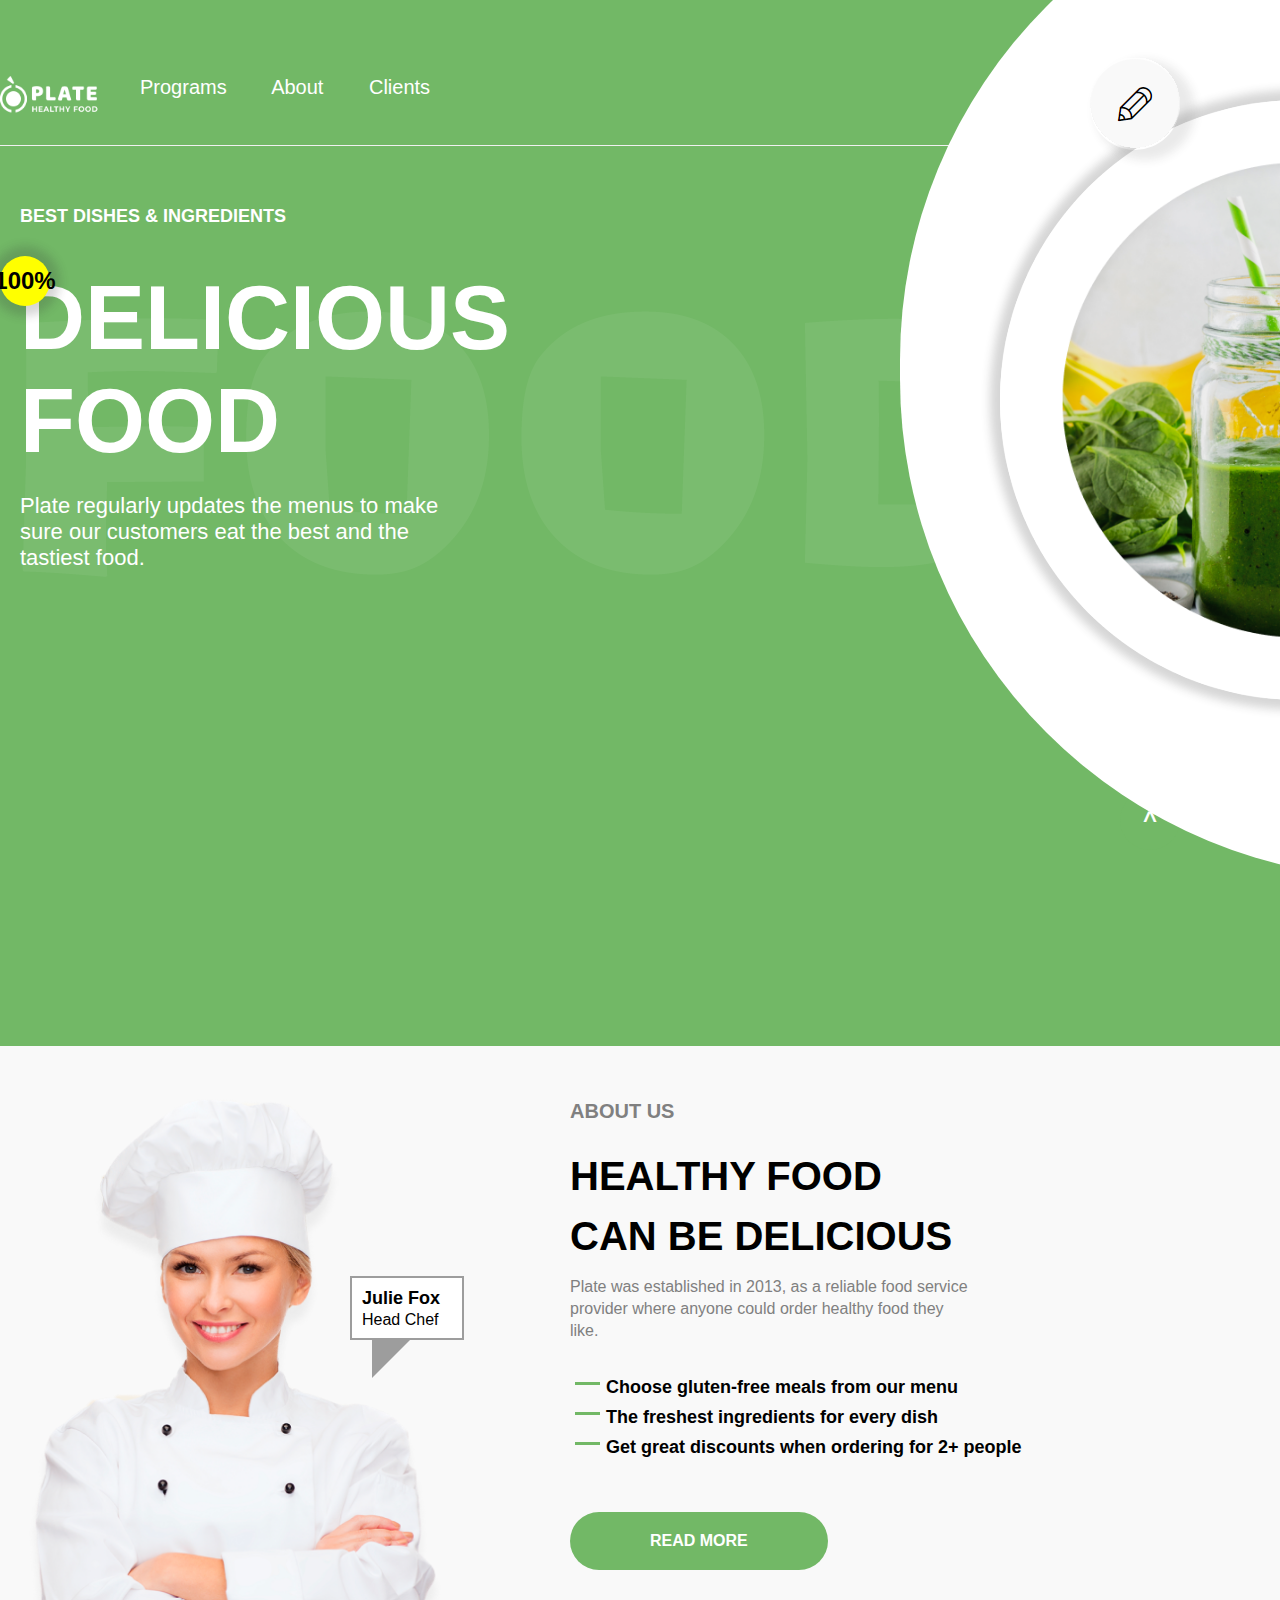
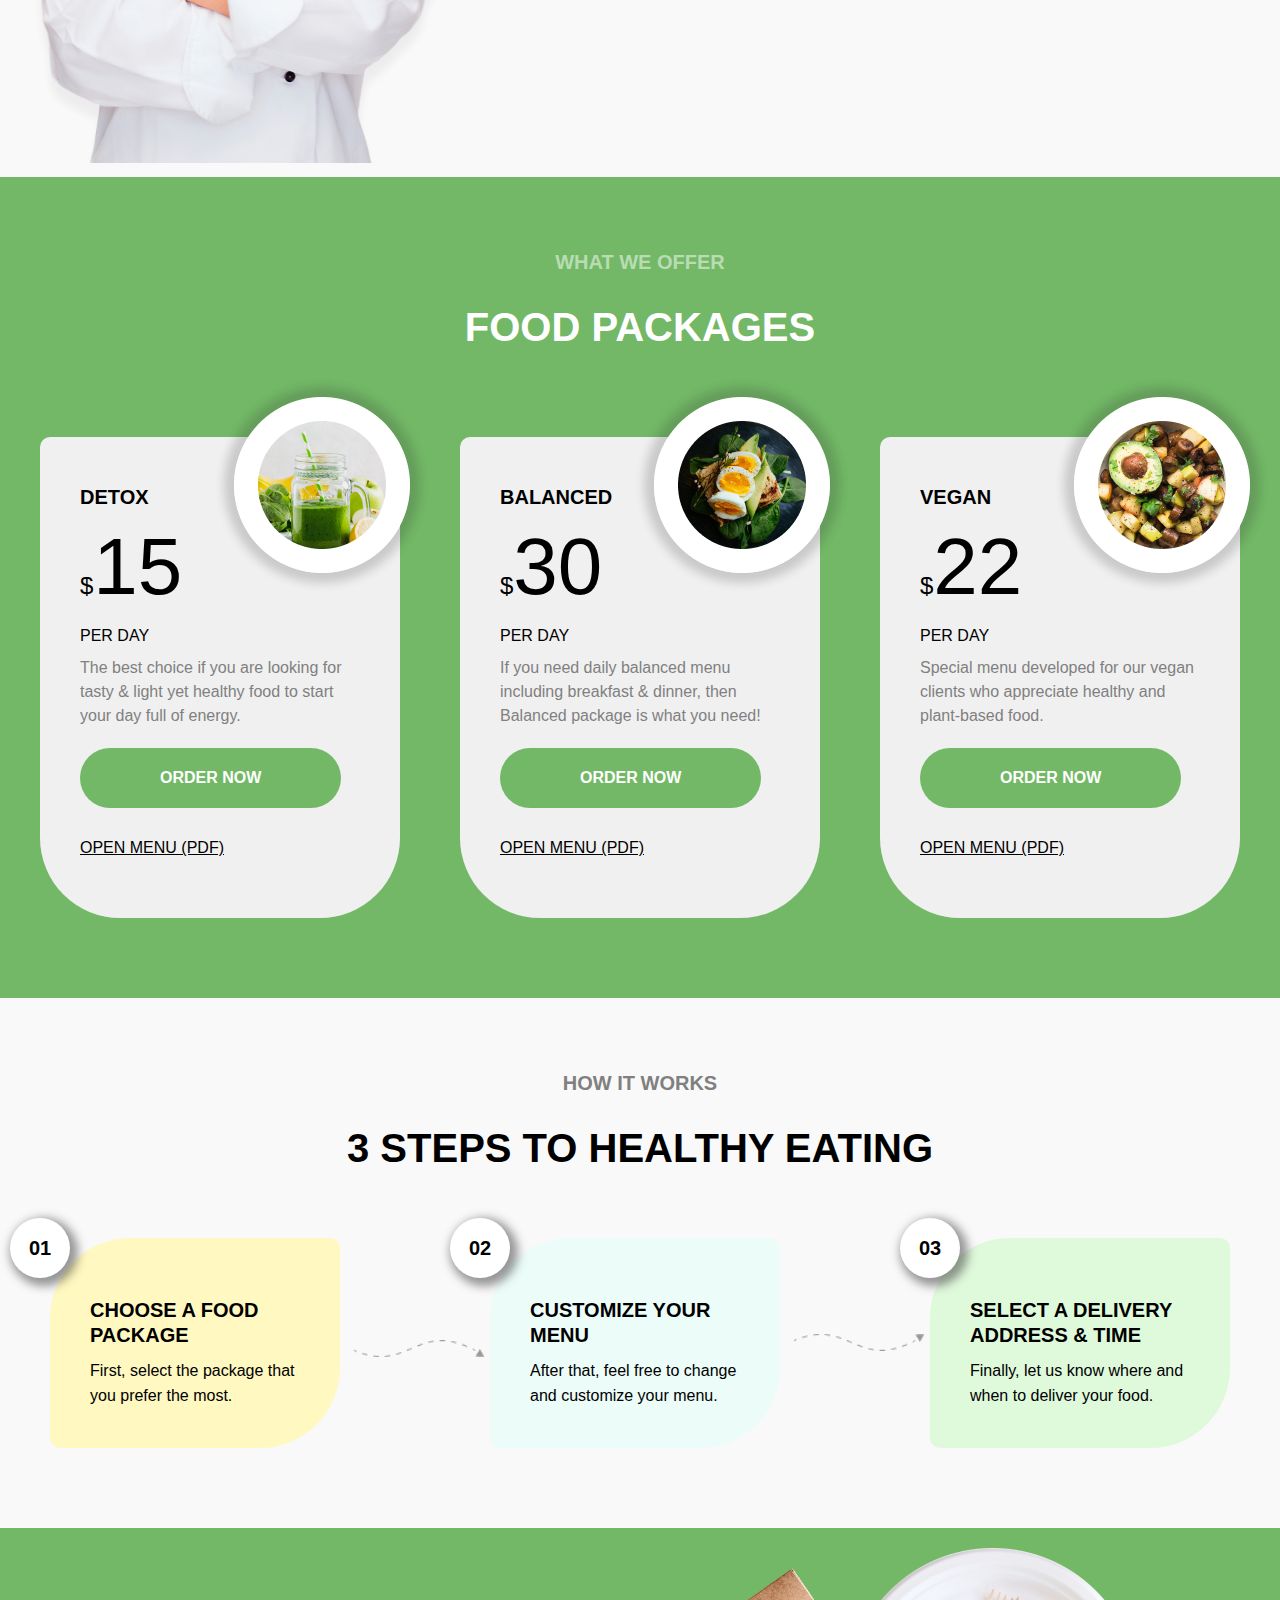
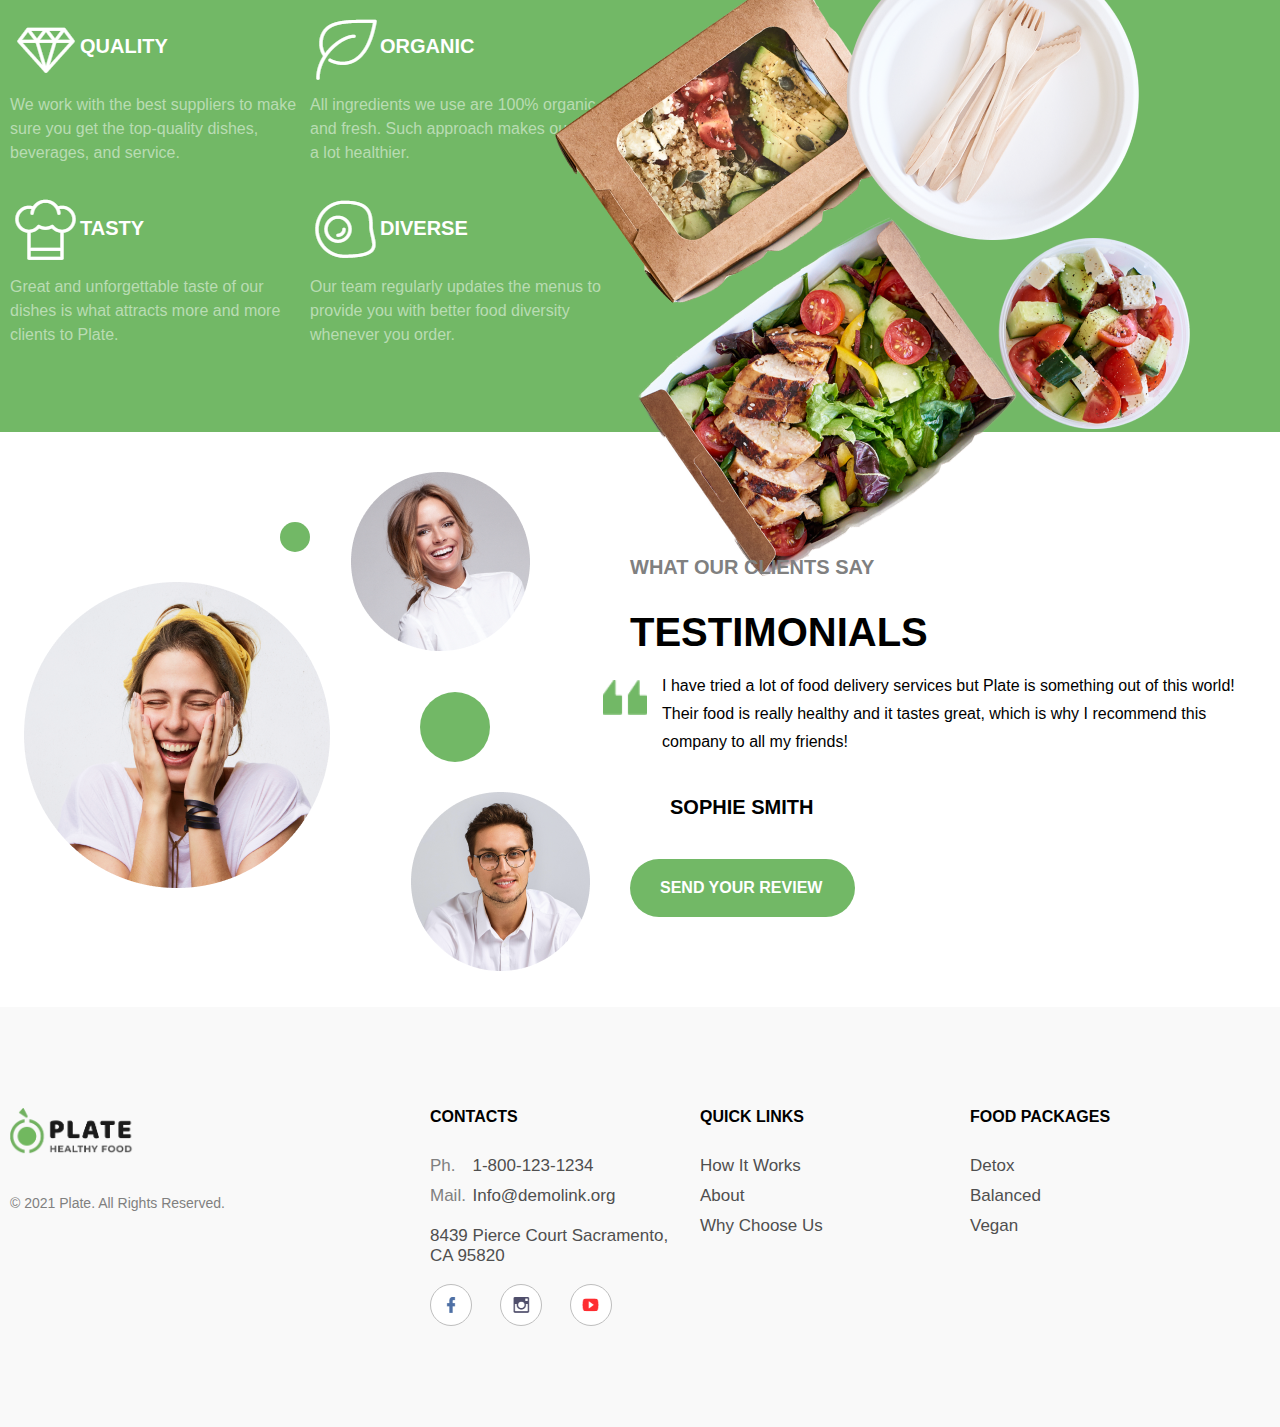
<file: index.html>
<!DOCTYPE html>
<html lang="en">
<head>
    <meta charset="UTF-8">
    <meta http-equiv="X-UA-Compatible" content="IE=edge">
    <meta name="viewport" content="width=device-width, initial-scale=1.0">
    <title>Document</title>
</head>
<link rel="preconnect" href="https://fonts.googleapis.com">
<link rel="preconnect" href="https://fonts.gstatic.com" crossorigin>
<link href="https://fonts.googleapis.com/css2?family=Hammersmith+One&display=swap" rel="stylesheet">

<style>
	*{
			margin: 0;
			padding: 0;
			list-style: none;
            font-family: 'Archivo Black', sans-serif;
	}

</style>
<link rel="stylesheet" type="text/css" href="style.css">

<body>
    <div id="programs" class="container">
            <div class="dish"></div>
            <div class="dish_inner"><img src="slider-03-671x671.png"  width="600px" height="600px" alt=""></div>
            <div class="dish_right"></div>
            <div class="pencil">
                <a href="#"><img src="pencil.fw.png" alt=""></a>
            </div>
            <div class="nav_unfold"> </div>
            <nav>
                    <p>
                        <span><img src="logo-inverse-269x100.png" alt="LOGO"></span>
                        <span><a href="#programs">Programs</a></span>
                        <span><a href="#about">About</a></span>
                        <span><a href="#clients">Clients</a></span>
                    </p>
                    
            </nav>
                
            <div class="programs">
                    <div class="group_programs">                        
                        <h3>BEST DISHES & INGREDIENTS</h3>
                        <h2>DELICIOUS FOOD</h2>
                        <p>Plate regularly updates the menus to make sure our customers eat the best and the tastiest food.
                        </p>
                        <div class="ypoint">100%</div>
                    </div>
            </div>

            <div id="about" class="box_aboutus">
                <div class="group_gray">
                    <div class="item">
                        <div class="pic">
                            <img src="home-01-455x685.png" width="600px">
                        </div>
                        <div class="txt">
                            <h2>ABOUT US</h2>
                            <h1>HEALTHY FOOD<br>CAN BE DELICIOUS</h1>
                            <p>Plate was established in 2013, as a reliable food service provider where anyone could order healthy food they like.</p>
                            <div class="about_list">Choose gluten-free meals from our menu</div>
                            <div class="about_list">The freshest ingredients for every dish</div>
                            <div class="about_list">Get great discounts when ordering for 2+ people</div>                            
                            <div class="btn">READ MORE</div>
                            <div class="chef">
                                Julie Fox</br><span style="font-weight:normal; font-size: 16px;">Head Chef</span>
                            </div>
                        </div>

                    </div>        
                </div>
            </div>
            <div class="box_foodp">
                <div class="group_foodp">
                    <h2>WHAT WE OFFER</h2>
                    <h1>FOOD PACKAGES</h1>
                    <div class="txt">
                        <div class="square">
                            <div class="sub_black">DETOX</div>
                            <div class="price"><span style="font-size: 24px;">$</span>15</div>
                            <div>PER DAY</div>
                            <div class="fp_intro">The best choice if you are looking for tasty & light yet healthy food to start your day full of energy.</div>
                            <div class="fp_btn">ORDER NOW</div>
                            <div><a href="#">OPEN MENU (PDF)</a></div>
                            <div class="fp_img"><img src="product-01-176x176.png" alt=""></div>
                        </div>
                        <div class="square">
                            <div class="sub_black">BALANCED</div>
                            <div class="price"><span style="font-size: 24px;">$</span>30</div>
                            <div>PER DAY</div>
                            <div class="fp_intro">If you need daily balanced menu including breakfast & dinner, then Balanced package is what you need!</div>
                            <div class="fp_btn">ORDER NOW</div>
                            <div><a href="#">OPEN MENU (PDF)</a></div>
                            <div class="fp_img"><img src="product-02-176x176.png" alt=""></div>
                        </div>                        
                        <div class="square">
                            <div class="sub_black">VEGAN</div>
                            <div class="price"><span style="font-size: 24px;">$</span>22</div>
                            <div>PER DAY</div>
                            <div class="fp_intro">Special menu developed for our vegan clients who appreciate healthy and plant-based food.</div>
                            <div class="fp_btn">ORDER NOW</div>
                            <div><a href="#">OPEN MENU (PDF)</a></div>
                            <div class="fp_img"><img src="product-03-176x176.png" alt=""></div>
                        </div>
                    </div>
                </div>

            </div>
            <div class="box_steps">
                <div class="group_steps">
                    <h2>HOW IT WORKS</h2>
                    <h1>3 STEPS TO HEALTHY EATING</h1>
                    <div class="txt">
                        <div class="square1">
                            <div class="sub_black">CHOOSE A FOOD PACKAGE</div>
                            <div>First, select the package that you prefer the most.</div>
                            <div class="steps_num">01</div>

                        </div>
                        <div class="square2">
                            <div class="sub_black">CUSTOMIZE YOUR MENU</div>
                            <div>After that, feel free to change and customize your menu.</div>
                            <div class="steps_num">02</div>

                        </div>                        
                        <div class="square3">
                            <div class="sub_black">SELECT A DELIVERY ADDRESS & TIME</div>
                            <div>Finally, let us know where and when to deliver your food.</div>
                            <div class="steps_num">03</div>

                        </div>
                    </div>
                    </div>    
                </div>
            </div>
            <div class="box_iconsfour">
                <div class="group_iconsfour">
                    <div class="item">
                        <div class="jigsaw">
                            <div class="sub_white"><img src="jig-QUALITY.fw.png" style="vertical-align: middle;" alt="ICON">QUALITY</div>
                            <div>We work with the best suppliers to make sure you get the top-quality dishes, beverages, and service.</div>  
                        </div>
                        <div class="jigsaw">
                            <div class="sub_white"><img src="jig-ORGANIC.fw.png" style="vertical-align: middle;" alt="ICON">ORGANIC</div>
                            <div>All ingredients we use are 100% organic and fresh. Such approach makes our food a lot healthier.</div>  
                        </div>
                        <div class="jigsaw">
                            <div class="sub_white"><img src="jig-TASTY.fw.png" style="vertical-align: middle;" alt="ICON">TASTY</div>
                            <div>Great and unforgettable taste of our dishes is what attracts more and more clients to Plate.</div>  
                        </div>
                        <div class="jigsaw">
                            <div class="sub_white"><img src="jig-DIVERSE.fw.png" style="vertical-align: middle;" alt="ICON">DIVERSE</div>
                            <div>Our team regularly updates the menus to provide you with better food diversity whenever you order.</div>  
                        </div>
                        
                    </div>

                </div>
                <div class="iconsfour_img1"><img src="home-01-382x375.png" alt=""></div>
                <div class="iconsfour_img2"><img src="home-02-293x293.png" alt=""></div>
                <div class="iconsfour_img3"><img src="home-03-461x407.png" alt=""></div>
                <div class="iconsfour_img4"><img src="home-04-191x191.png" alt=""></div>
            </div>
            <div id="clients" class="box_testimony">
                <div class="group_gray">
                     <div class="group_testimony">
                        <div class="item">
                            <h2>WHAT OUR CLIENTS SAY</h2>
                            <h1>TESTIMONIALS</h1>
                            <p>I have tried a lot of food delivery services but Plate is something out of this world! Their food is really healthy and it tastes great, which is why I recommend this company to all my friends!</p>
                            <div class="sub_black">SOPHIE SMITH</div>
                            <div class="tt_btn">SEND YOUR REVIEW</div>
                            <div class="tt-Quote"><img src="tt-Quote.fw.png" alt=""></div>
                            <div class="tt-img1"><img src="testimonials-01-179x179.png" alt=""></div>
                            <div class="tt-img2"><img src="testimonials-02-306x306.png" alt=""></div>
                            <div class="tt-img3"><img src="testimonials-03-179x179.png" alt=""></div>
                            <div class="tt-ball1"></div>
                            <div class="tt-ball2"></div>
                        </div>  
                    </div> 
                </div>                
                </div>
            </div>
            <div class="box_copyright">
                <div class="group_copyright">
                    <div class="item">
                        <img src="logo-default-269x100.png" alt="" width="125px">
                        <div class="copy">© 2021 Plate. All Rights Reserved.</div>
                    </div>
                    <div class="copy-item">
                        <h4>CONTACTS</h4>
                        <p id="Ph">1-800-123-1234</p>
                        <p id="Mail">Info@demolink.org</p>
                        <p></p>
                        <p>8439 Pierce Court Sacramento, CA 95820</p>
                        <div class="copy-link1"><img src="copy-link1.fw.png" alt=""></div>
                        <div class="copy-link2"><img src="copy-link2.fw.png" alt=""></div>
                        <div class="copy-link3"><img src="copy-link3.fw.png" alt=""></div>
                    </div>  
                    <div class="copy-item">
                        <h4>QUICK LINKS</h4>
                        <p><a href="#">How It Works</a></p>
                        <p><a href="#">About</a></p>
                        <p><a href="#">Why Choose Us</a></p>
                    </div>  
                    <div class="copy-item">
                        <h4>FOOD PACKAGES</h4>
                        <p><a href="#">Detox</a></p>
                        <p><a href="#">Balanced</a></p>
                        <p><a href="#">Vegan</a></p>
                    </div>  
                </div>    
                <div class="go2top"><a href="#"> ^ </a></div>

            </div>
    </div>



</body>
</html>
</file>
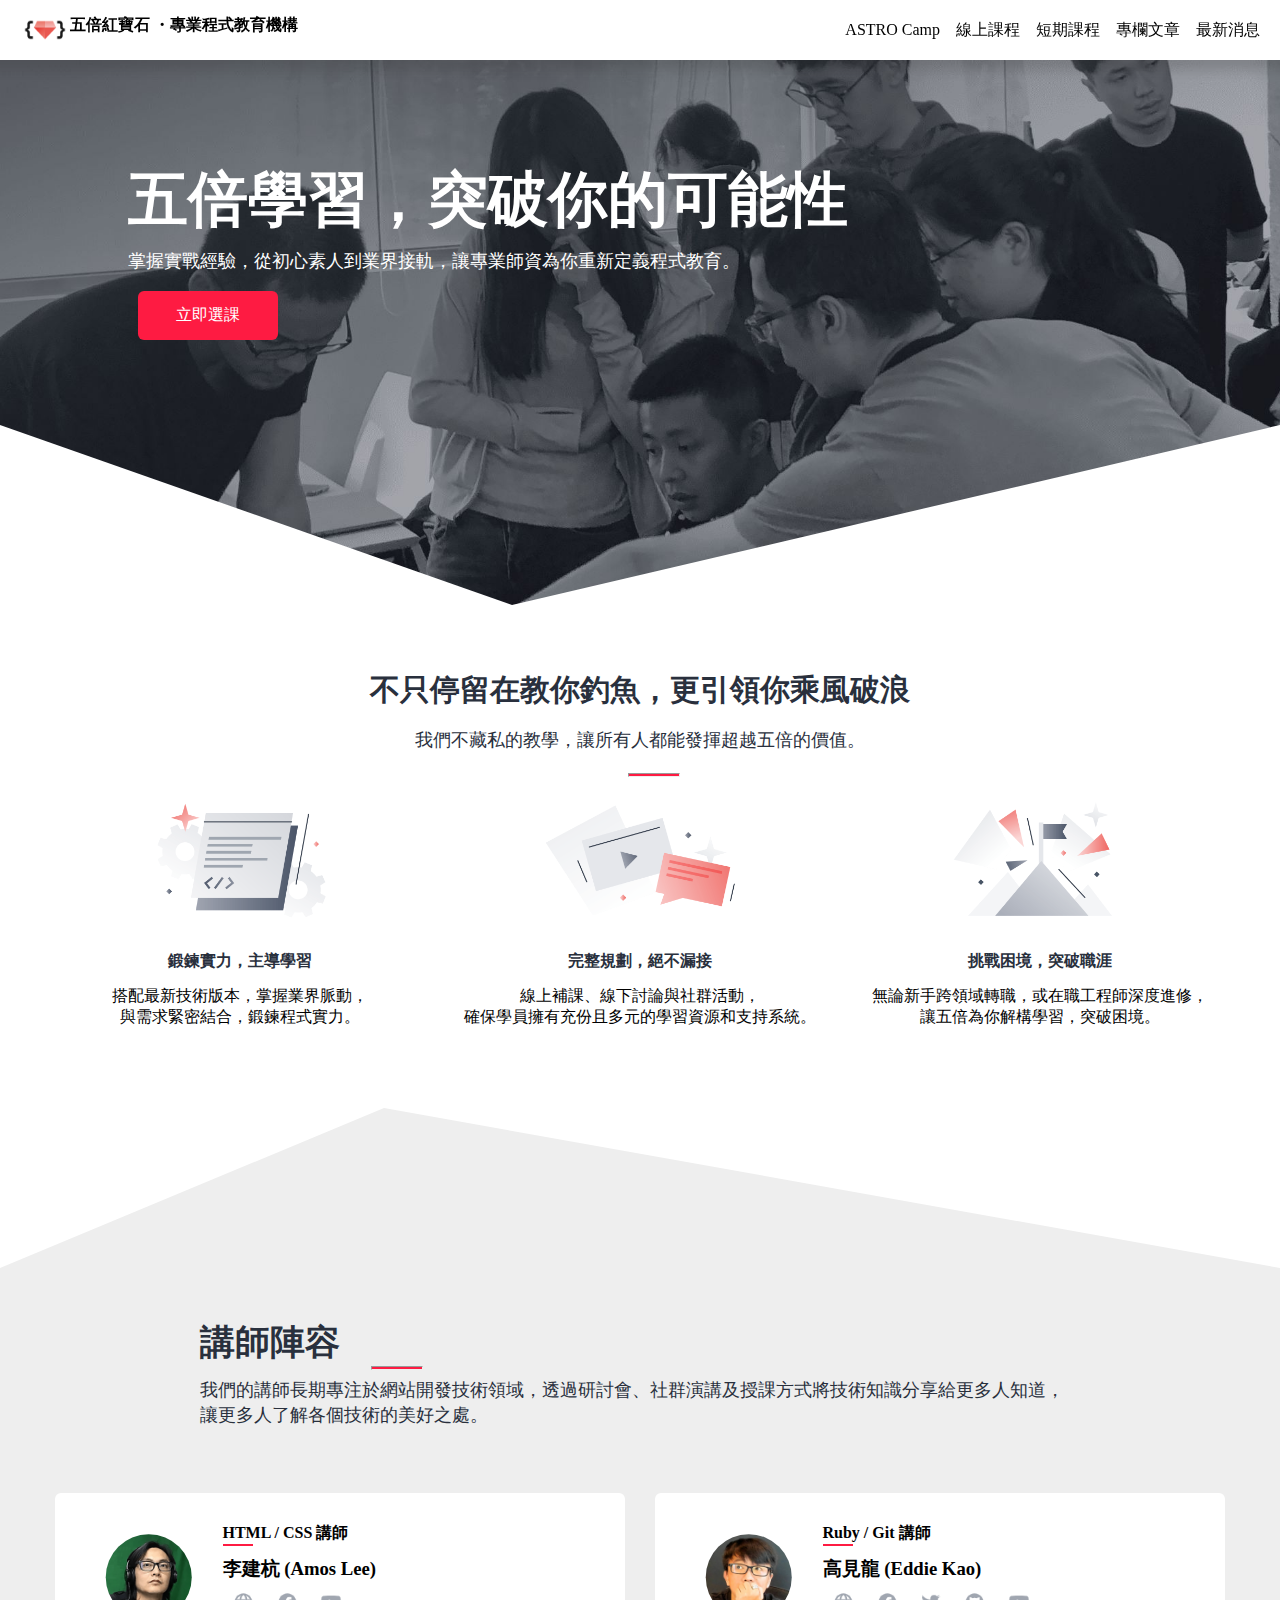
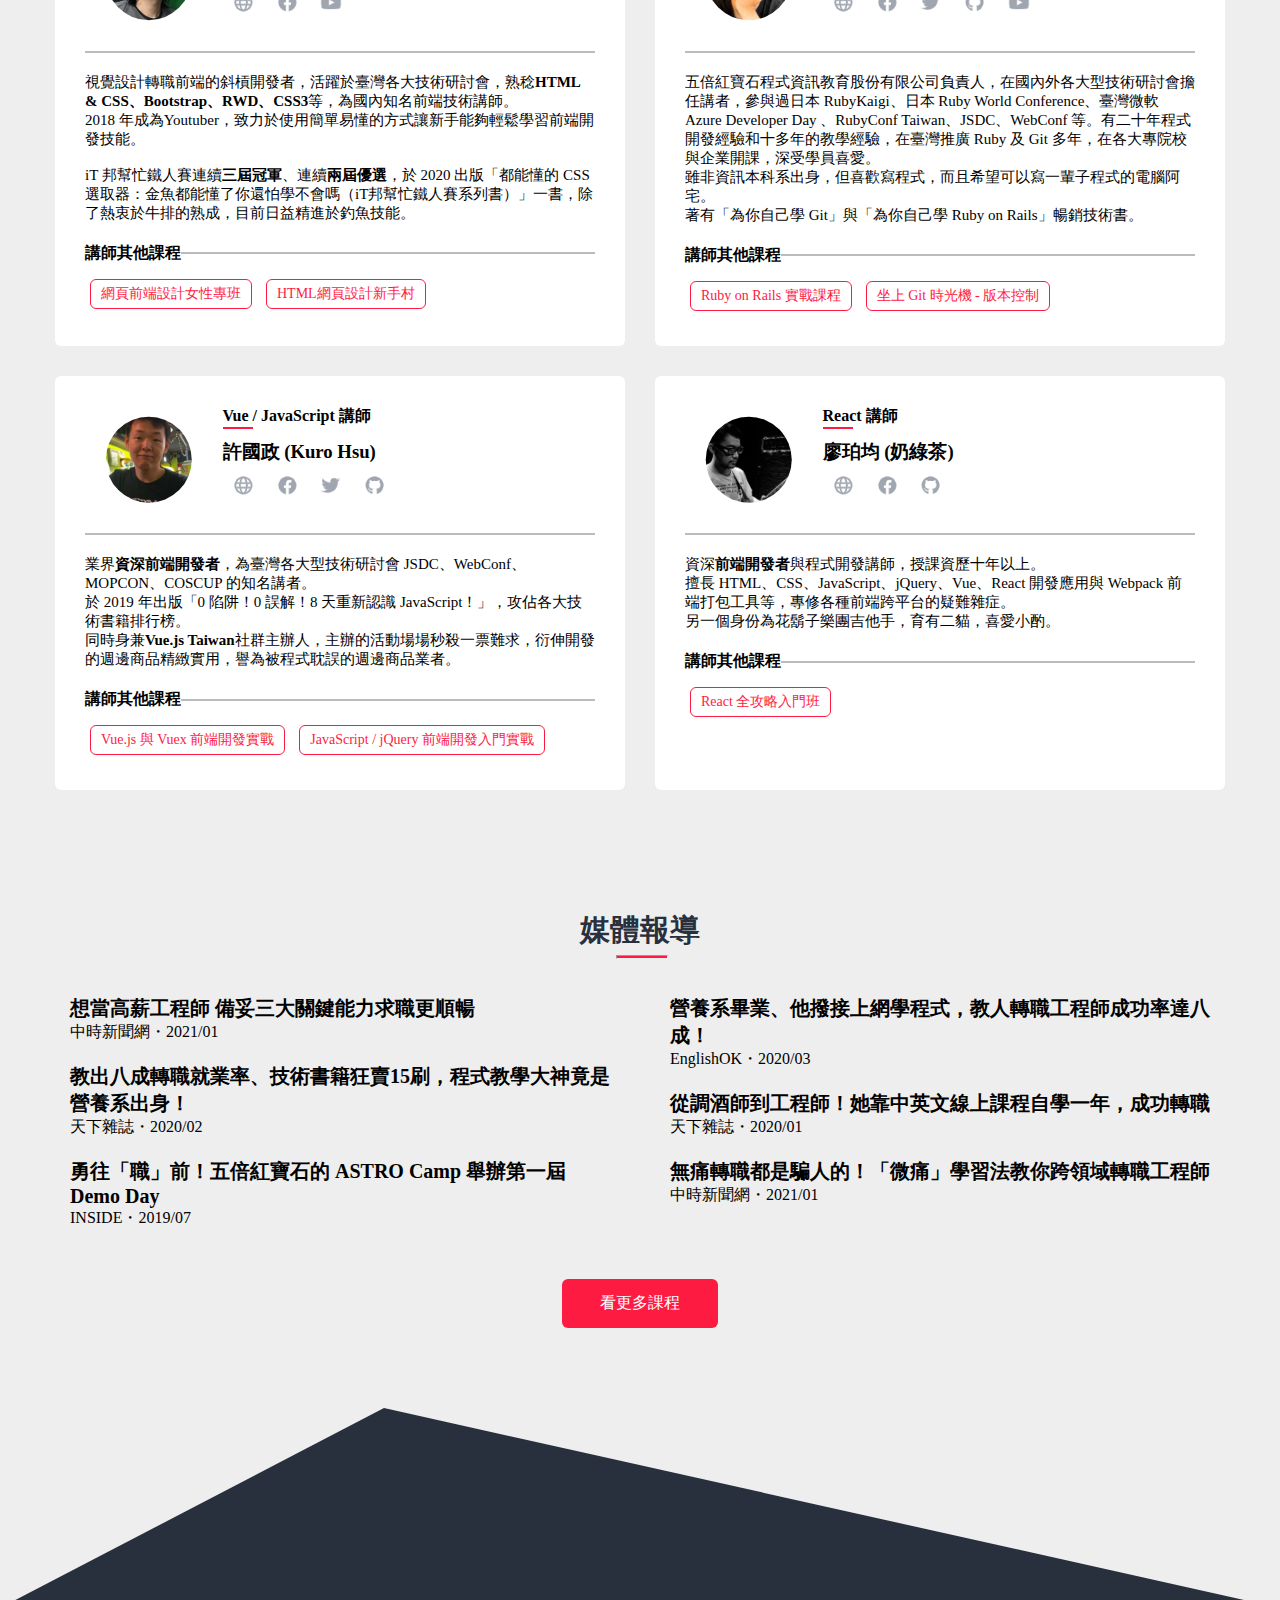
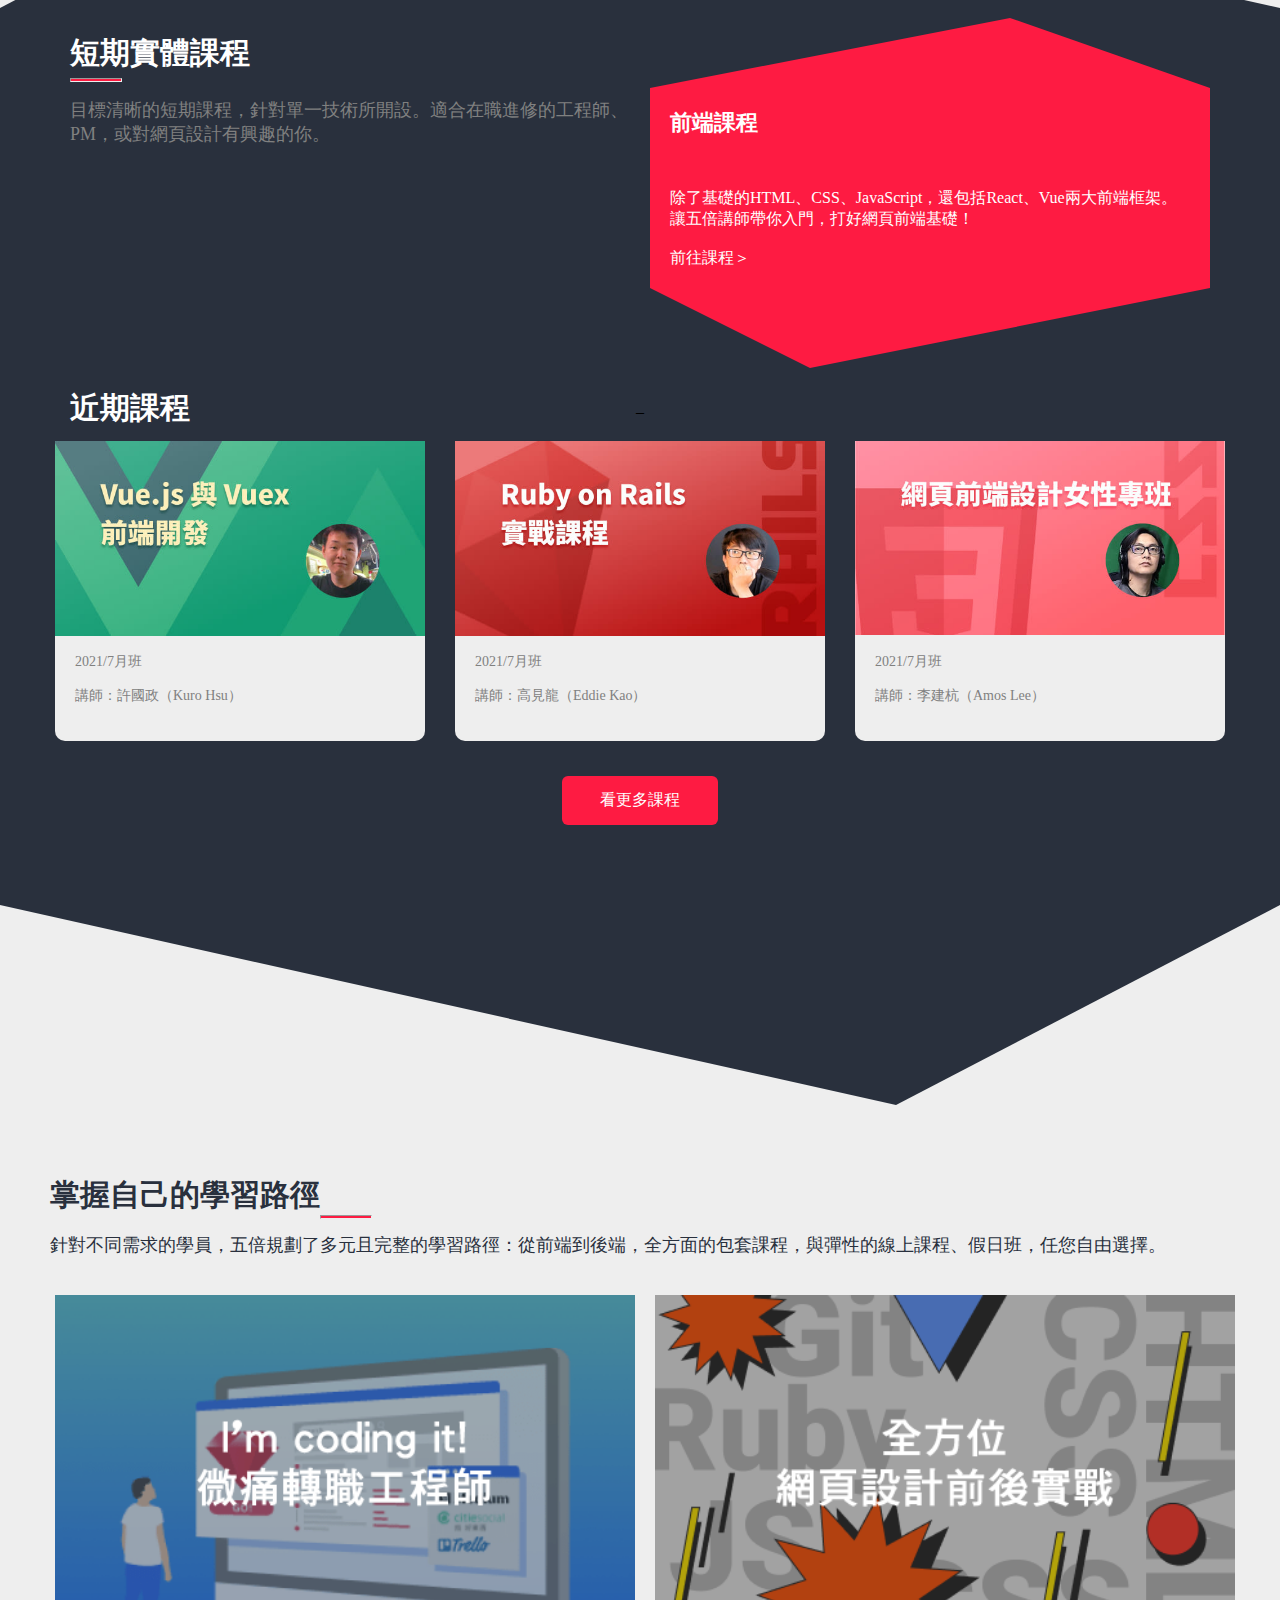
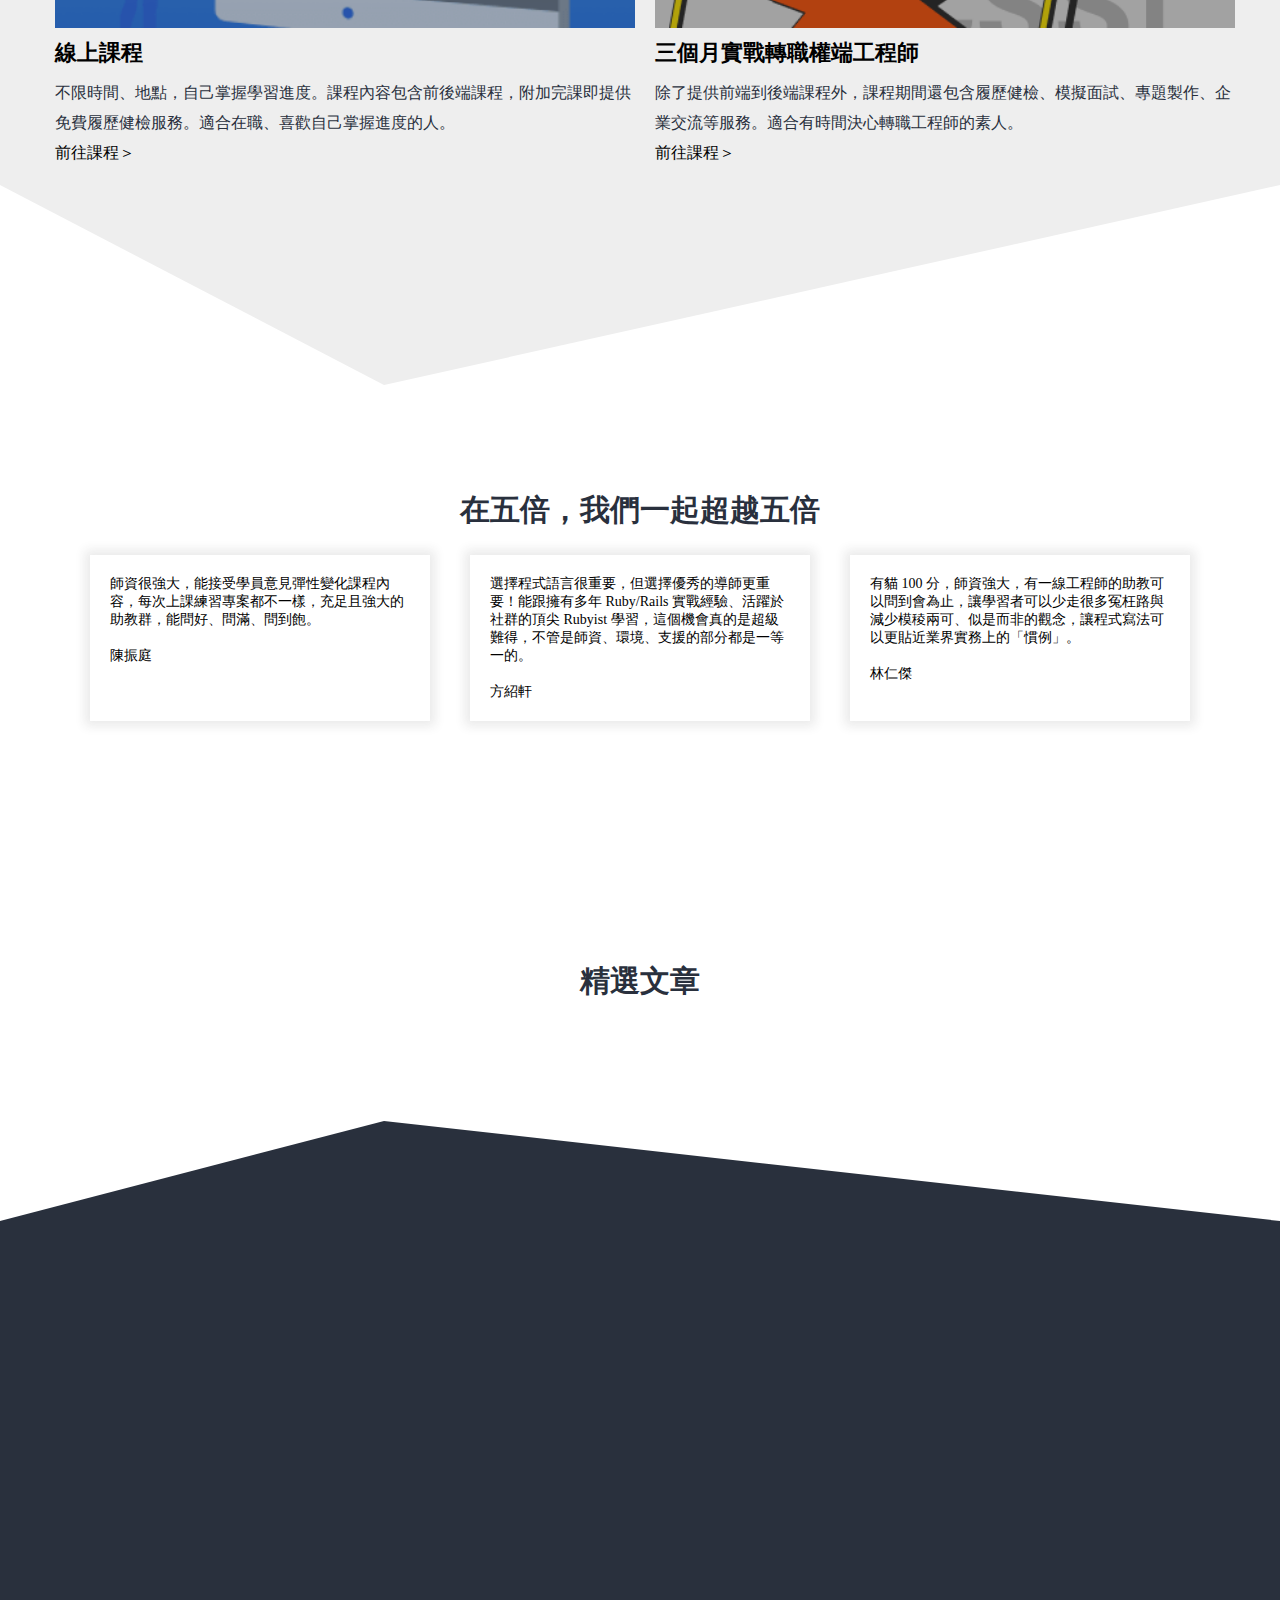
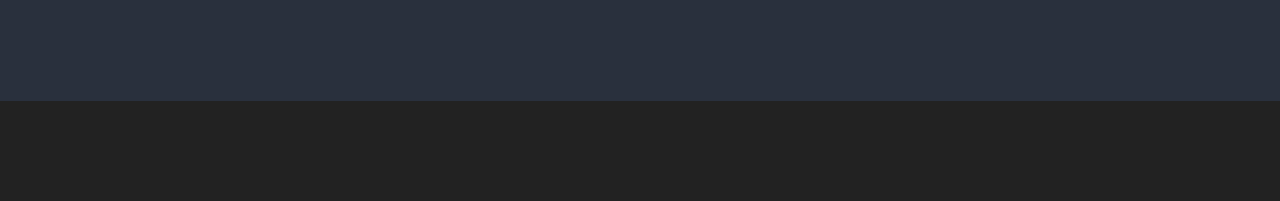
<file: 5xCopy2/index.html>
<!DOCTYPE html>
<html lang="en">
<head>
    <meta charset="UTF-8">
    <meta http-equiv="X-UA-Compatible" content="IE=edge">
    <meta name="viewport" content="width=device-width, initial-scale=1.0">
    <title>五倍紅寶石・專業程式教育 | 實戰轉職・企業內訓．人才媒合</title>
    <link rel="stylesheet" href="index.css">
</head>
        <style>
         
        </style>
<body>
   
	<nav>
        <div class="titie-bold"><img src="imgs/icon.png" height="50px" align="middle">五倍紅寶石 ・專業程式教育機構</div>
        <div><a href="#">ASTRO Camp</a>　<a href="#">線上課程</a>　<a href="#">短期課程</a>　<a href="#">專欄文章</a>　<a href="#">最新消息</a></div>
    </nav>
    <div class="banner"> 
        <div class="inner">
            <h2>五倍學習，突破你的可能性</h2>
            <p>掌握實戰經驗，從初心素人到業界接軌，讓專業師資為你重新定義程式教育。</p>
            <a href="#"><div class="btn">立即選課</div></a>

        </div>
        <div class="triangle-left"></div>
        <div class="triangle-right"></div>
    </div>
    <div class="skill-three">
        <div class="content">
            <div class="container">
                <div class="row">
                    <div class="col-12">
                        <h3>不只停留在教你釣魚，更引領你乘風破浪</h3>
                        <hr></hr>
                        <p>我們不藏私的教學，讓所有人都能發揮超越五倍的價值。</p>
                    </div>
                    <div class="col-12 col-md-4">
                        <div class="item">
                            <img src="imgs/learning-145b2bca330596c38a73e92e35c8e42d.png" alt="">
                            <h4>鍛鍊實力，主導學習</h4>
                            <div class="intro">搭配最新技術版本，掌握業界脈動，<br>與需求緊密結合，鍛鍊程式實力。</div>
                        </div>
                    </div>
                    <div class="col-12 col-md-4">
                        <div class="item">
                            <img src="imgs/plan-ad32f52a511fde40f36d5e55302554f4.png" alt="">
                            <h4>完整規劃，絕不漏接</h4>
                            <div class="intro">線上補課、線下討論與社群活動，<br>確保學員擁有充份且多元的學習資源和支持系統。</div>
                        </div>
                    </div>
                    <div class="col-12 col-md-4">
                        <div class="item">
                            <img src="imgs/challenge-4ead379b6828fce2e2b000cb65c89615.png" alt="">
                            <h4>挑戰困境，突破職涯</h4>
                            <div class="intro">無論新手跨領域轉職，或在職工程師深度進修，<br>讓五倍為你解構學習，突破困境。</div>
                        </div>
                    </div>
                </div>
            </div>
        </div>


    </div>
    <div class="lecture">
        <div class="triangle-left"></div>
        <div class="triangle-right"></div>
        <div class="container">
            <div class="col-12">
                <h3>講師陣容</h3>
                <hr></hr>
                <p>我們的講師長期專注於網站開發技術領域，透過研討會、社群演講及授課方式將技術知識分享給更多人知道，讓更多人了解各個技術的美好之處。</p>
            </div>
            <div class="row row-cols-1 row-cols-md-2">
                <div class="col">
                    <div class="item">
                        <div class="row">
                            <div class="col-3">
                                <div class="pic">
                                    <img src="imgs/amos.png" alt="">
                                </div>
                            </div>
                            <div class="col-9">
                                <div class="info">
                                    <h3>
                                        <span id="titie-bold">HTML / CSS 講師</span>
                                        <p id="hr-short"></p>
                                        <span>李建杭 (Amos Lee)</span>
                                    </h3>
                                    <ul class="social-list">
                                        <li>
                                            <a href="#">
                                                <img src="imgs/link01a.gif">
                                            </a>
                                        </li>
                                        <li>
                                            <a href="#">
                                                <img src="imgs/link02a.gif">
                                            </a>
                                        </li>
                                        <li>
                                            <a href="#">
                                                <img src="imgs/link05a.gif">
                                            </a>
                                        </li>
                                    </ul>
                                </div>
                            </div>
                        </div>
                        <div class="main-text">
                            <div class="hr-long"></div>
                            <p>視覺設計轉職前端的斜槓開發者，活躍於臺灣各大技術研討會，熟稔<b>HTML & CSS、Bootstrap、RWD、CSS3</b>等，為國內知名前端技術講師。</p>
                            <p>2018 年成為<a href="https://www.youtube.com/channel/UCQfjTYYrqxPg5LJmDBUesbQ">Youtuber</a>，致力於使用簡單易懂的方式讓新手能夠輕鬆學習前端開發技能。<br><br><a href="https://ithelp.ithome.com.tw/users/20112550/ironman/2072"></p>
                            <p>iT 邦幫忙鐵人賽</a>連續<b>三屆冠軍</b>、連續<b>兩屆優選</b>，於 2020 出版「<a href="https://www.books.com.tw/products/0010863222">都能懂的 CSS 選取器：金魚都能懂了你還怕學不會嗎（iT邦幫忙鐵人賽系列書）</a>」一書，除了熱衷於牛排的熟成，目前日益精進於釣魚技能。</p>
                        </div>
                        <div class="item-footer">
                            <h4>講師其他課程</h4>
                            <a href="#"><div class="btn">網頁前端設計女性專班</div></a>
                            <a href="#"><div class="btn">HTML網頁設計新手村</div></a>
                        </div>
                    </div>
                </div>
                <div class="col">
                    <div class="item">
                        <div class="row">
                            <div class="col-3">
                                <div class="pic">
                                    <img src="imgs/____________.jpg" alt="">
                                </div>
                            </div>
                            <div class="col-9">
                                <div class="info">
                                    <h3>
                                        <span id="titie-bold">Ruby / Git 講師</span>
                                        <p id="hr-short"></p>
                                        <span>高見龍 (Eddie Kao)</span>
                                    </h3>
                                    <ul class="social-list">
                                        <li>
                                            <a href="#">
                                                <img src="imgs/link01a.gif">
                                            </a>
                                        </li>
                                        <li>
                                            <a href="#">
                                                <img src="imgs/link02a.gif">
                                            </a>
                                        </li>
                                        <li>
                                            <a href="#">
                                                <img src="imgs/link03a.gif">
                                            </a>
                                        </li>
                                        <li>
                                            <a href="#">
                                                <img src="imgs/link04a.gif">
                                            </a>
                                        </li>
                                        <li>
                                            <a href="#">
                                                <img src="imgs/link05a.gif">
                                            </a>
                                        </li>
                                    </ul>
                                </div>
                            </div>
                        </div>
                        <div class="main-text">
                            <div class="hr-long"></div>
                            <p>五倍紅寶石程式資訊教育股份有限公司負責人，在國內外各大型技術研討會擔任講者，參與過日本 RubyKaigi、日本 Ruby World Conference、臺灣微軟 Azure Developer Day 、RubyConf Taiwan、JSDC、WebConf 等。有二十年程式開發經驗和十多年的教學經驗，在臺灣推廣 Ruby 及 Git 多年，在各大專院校與企業開課，深受學員喜愛。</p>
                            <p>雖非資訊本科系出身，但喜歡寫程式，而且希望可以寫一輩子程式的電腦阿宅。</p>
                            <p>著有「<a href="https://gitbook.tw/">為你自己學 Git</a>」與「<a href="https://railsbook.tw/">為你自己學 Ruby on Rails</a>」暢銷技術書。</p>
                        </div>
                        <div class="item-footer">
                            <h4>講師其他課程</h4>
                            <a href="#"><div class="btn">Ruby on Rails 實戰課程</div></a>
                            <a href="#"><div class="btn">坐上 Git 時光機 - 版本控制</div></a>
                        </div>
                    </div>
                </div>
                <div class="col">
                    <div class="item">
                        <div class="row">
                            <div class="col-3">
                                <div class="pic">
                                    <img src="imgs/Kuro.jpg" alt="">
                                </div>
                            </div>
                            <div class="col-9">
                                <div class="info">
                                    <h3>
                                        <span id="titie-bold">Vue / JavaScript 講師</span>
                                        <p id="hr-short"></p>
                                        <span>許國政 (Kuro Hsu)</span>
                                    </h3>
                                    <ul class="social-list">
                                        <li>
                                            <a href="#">
                                                <img src="imgs/link01a.gif">
                                            </a>
                                        </li>
                                        <li>
                                            <a href="#">
                                                <img src="imgs/link02a.gif">
                                            </a>
                                        </li>
                                        <li>
                                            <a href="#">
                                                <img src="imgs/link03a.gif">
                                            </a>
                                        </li>
                                        <li>
                                            <a href="#">
                                                <img src="imgs/link04a.gif">
                                            </a>
                                        </li>
                                    </ul>
                                </div>
                            </div>
                        </div>
                        <div class="main-text">
                            <div class="hr-long"></div>
                            <p>業界<b>資深前端開發者</b>，為臺灣各大型技術研討會 JSDC、WebConf、MOPCON、COSCUP 的知名講者。</p>
                            <p>於 2019 年出版「<a href="https://www.books.com.tw/products/0010832387">0 陷阱！0 誤解！8 天重新認識 JavaScript！</a>」，攻佔各大技術書籍排行榜。</p>
                            <p>同時身兼<b>Vue.js Taiwan</b>社群主辦人，主辦的活動場場秒殺一票難求，衍伸開發的週邊商品精緻實用，譽為被程式耽誤的週邊商品業者。</p>
                        </div>
                        <div class="item-footer">
                            <h4>講師其他課程</h4>
                            <a href="#"><div class="btn">Vue.js 與 Vuex 前端開發實戰</div></a>
                            <a href="#"><div class="btn">JavaScript / jQuery 前端開發入門實戰</div></a>
                        </div>
                    </div>
                </div>
                <div class="col">
                    <div class="item">
                        <div class="row">
                            <div class="col-3">
                                <div class="pic">
                                    <img src="imgs/milkmidi.jpg" alt="">
                                </div>
                            </div>
                            <div class="col-9">
                                <div class="info">
                                    <h3>
                                        <span id="titie-bold">React 講師</span>
                                        <p id="hr-short"></p>
                                        <span>廖珀均 (奶綠茶)</span>
                                    </h3>
                                    <ul class="social-list">
                                        <li>
                                            <a href="#">
                                                <img src="imgs/link01a.gif">
                                            </a>
                                        </li>
                                        <li>
                                            <a href="#">
                                                <img src="imgs/link02a.gif">
                                            </a>
                                        </li>
                                        <li>
                                            <a href="#">
                                                <img src="imgs/link04a.gif">
                                            </a>
                                        </li>
                                    </ul>
                                </div>
                            </div>
                        </div>
                        <div class="main-text">
                            <div class="hr-long"></div>
                            <p>資深<b>前端開發者</b>與程式開發講師，授課資歷十年以上。</p>
                            <p>擅長 HTML、CSS、JavaScript、jQuery、Vue、React 開發應用與 Webpack 前端打包工具等，專修各種前端跨平台的疑難雜症。</p>
                            <p>另一個身份為花鬍子樂團吉他手，育有二貓，喜愛小酌。</p>
                        </div>
                        <div class="item-footer">
                            <h4>講師其他課程</h4>
                            <a href="#"><div class="btn">React 全攻略入門班</div></a>                            
                        </div>
                    </div>
                </div>
            </div>
        </div>
    </div>
    <div class="reports">
        <div class="container">
            <div class="row">
                <div class="col-12">
                    <h3>媒體報導</h3>
                    <hr></hr>                    
                </div>
                <div class="col-12 col-md-6">
                    <div class="item">
                        <p id="article"><a href="https://www.chinatimes.com/realtimenews/20210106004377-260405?chdtv">想當高薪工程師 備妥三大關鍵能力求職更順暢</a></p>
                        <p>中時新聞網・2021/01</p>
                        <div style="line-height:20px";>　</div>
                        <p id="article"><a href="https://www.cw.com.tw/article/5099190">教出八成轉職就業率、技術書籍狂賣15刷，程式教學大神竟是營養系出身！</a></p>
                        <p>天下雜誌・2020/02</p> 
                        <div style="line-height:20px";>　</div>
                        <p id="article"><a href="https://www.inside.com.tw/article/16881-5xRuby-ASTRO-Camp-Demo-Day">勇往「職」前！五倍紅寶石的 ASTRO Camp 舉辦第一屆 Demo Day</a></p>
                        <p>INSIDE・2019/07</p>
                    </div>
                    
                </div>
                <div class="col-12 col-md-6">
                    <div class="item">
                        <p id="article"><a href="https://www.englishok.com.tw/workplace/career-telescope/5xruby-engineer">營養系畢業、他撥接上網學程式，教人轉職工程師成功率達八成！</a></p>
                        <p>EnglishOK・2020/03</p>
                        <div style="line-height:20px";>　</div>
                        <p id="article"><a href="https://www.cw.com.tw/article/5098488">從調酒師到工程師！她靠中英文線上課程自學一年，成功轉職</a></p>
                        <p>天下雜誌・2020/01</p> 
                        <div style="line-height:20px";>　</div>
                        <p id="article"><a href="https://www.inside.com.tw/article/15469-5Xruby-online-courses">無痛轉職都是騙人的！「微痛」學習法教你跨領域轉職工程師</a></p>
                        <p>中時新聞網・2021/01</p>
                    </div>
                </div>
                <div class="col-12">
                    <div class="btn">看更多課程</div></a>
                    <hr></hr>                    
                </div>
            </div>
        </div>


    </div>
    <div class="short-term">
        <div class="triangle-left"></div>
        <div class="triangle-right"></div>
        <div class="container">
            <div class="row">
                <div class="col-12">
                    <div class="content-first">
                        <div class="col-12 col-md-6">
                            <h3>短期實體課程</h3>
                            <hr></hr>
                            <p>目標清晰的短期課程，針對單一技術所開設。適合在職進修的工程師、PM，或對網頁設計有興趣的你。</p>
                        </div>
                        <div class="col-12 col-md-6">
                            <div class="course-tri-top"></div>
                            <div class="course">
                                <h4>前端課程</h4>
                                <p>除了基礎的HTML、CSS、JavaScript，還包括React、Vue兩大前端框架。讓五倍講師帶你入門，打好網頁前端基礎！<br><br>前往課程＞</p>
                            </div>
                            <div class="course-tri-bottom"></div>
                        </div>
                    </div>
                </div>
                <div class="col-12"><h3>近期課程</h3>_</div>
                <div class="col-12 col-md-4">
                    <div class="item">
                       <img src="imgs/Vue-js-Banner-600x31586cd.jpg" widthalt="">
                       <p><br><br><br><br><br><br><br>2021/7月班<br><br>講師：許國政（Kuro Hsu）</p>                     
                    </div>                    
                </div>
                <div class="col-12 col-md-4">
                    <div class="item">
                        <img src="imgs/Ruby-Banner-600x31586cd.jpg" widthalt="">
                        <p><br><br><br><br><br><br><br>2021/7月班<br><br>講師：高見龍（Eddie Kao）</p>                     
                     </div>                   
                </div>
                <div class="col-12 col-md-4">
                    <div class="item">
                        <img src="imgs/Code-for-girl-Banner-600x31586cd.jpg" widthalt="">
                        <p><br><br><br><br><br><br><br>2021/7月班<br><br>講師：李建杭（Amos Lee）</p>                     
                     </div>                      
                </div>
                <div class="col-12">
                    <div class="btn">看更多課程</div></a>                                    
                </div>
            </div>
        </div>

    </div>
    <div class="path">
        <div class="path-tri-top"></div>
        <div class="container">
            <div class="col-12">
                <h3>掌握自己的學習路徑</h3>
                <hr></hr>
                <p>針對不同需求的學員，五倍規劃了多元且完整的學習路徑：從前端到後端，全方面的包套課程，與彈性的線上課程、假日班，任您自由選擇。</p>
            </div>
            <div class="row row-cols-6 row-cols-md-6">
                <div class="col">
                    <div class="item">
                        <div class="row">
                        <img src="imgs/learning-im_coding_it-2e61e20cb43462295664b6dcfe31b74a.png" alt="">
                        <h4>線上課程</h4>
                        <p>不限時間、地點，自己掌握學習進度。課程內容包含前後端課程，附加完課即提供免費履歷健檢服務。適合在職、喜歡自己掌握進度的人。</p>
                        <p><a href="#">前往課程＞</a></p>
                        </div>
                        
                    </div>
                </div>
                <div class="col">
                    <div class="item">
                        <div class="row">
                            <img src="imgs/learning-fullStack-fbd2867387497421c842cdb85a2464a7.png" alt="">
                            <h4>三個月實戰轉職權端工程師</h4>
                            <p>除了提供前端到後端課程外，課程期間還包含履歷健檢、模擬面試、專題製作、企業交流等服務。適合有時間決心轉職工程師的素人。</p>
                            <p><a href="#">前往課程＞</a></p>
                        </div>
                    </div>
                </div>
            </div>
        </div>
        
    </div>
    
    <div class="comments">
        <div class="comments-tri-bottom"></div>
        <div class="container">
        <h3>在五倍，我們一起超越五倍</h3>
            <div class="marquee">
                <div class="person">
                    <p>師資很強大，能接受學員意見彈性變化課程內容，每次上課練習專案都不一樣，充足且強大的助教群，能問好、問滿、問到飽。</p>
                    <br>
                    <p>陳振庭</p>
                </div>
                <div class="person">
                    <p>選擇程式語言很重要，但選擇優秀的導師更重要！能跟擁有多年 Ruby/Rails 實戰經驗、活躍於社群的頂尖 Rubyist 學習，這個機會真的是超級難得，不管是師資、環境、支援的部分都是一等一的。</p>
                    <br>
                    <p>方紹軒</p>
                </div>
                <div class="person">
                    <p>有貓 100 分，師資強大，有一線工程師的助教可以問到會為止，讓學習者可以少走很多冤枉路與減少模稜兩可、似是而非的觀念，讓程式寫法可以更貼近業界實務上的「慣例」。</p>
                    <br>
                    <p>林仁傑</p>
                </div>
            </div>
        </div>
           

    </div>
    <div class="articles">
        <div class="container">
            <h3>精選文章</h3>
        </div>
    </div>
    <div class="bottom">
        <div class="bottom-triangle"></div>
    </div>
    <div class="copyright"></div>


    

    

</body>
</html>
</file>
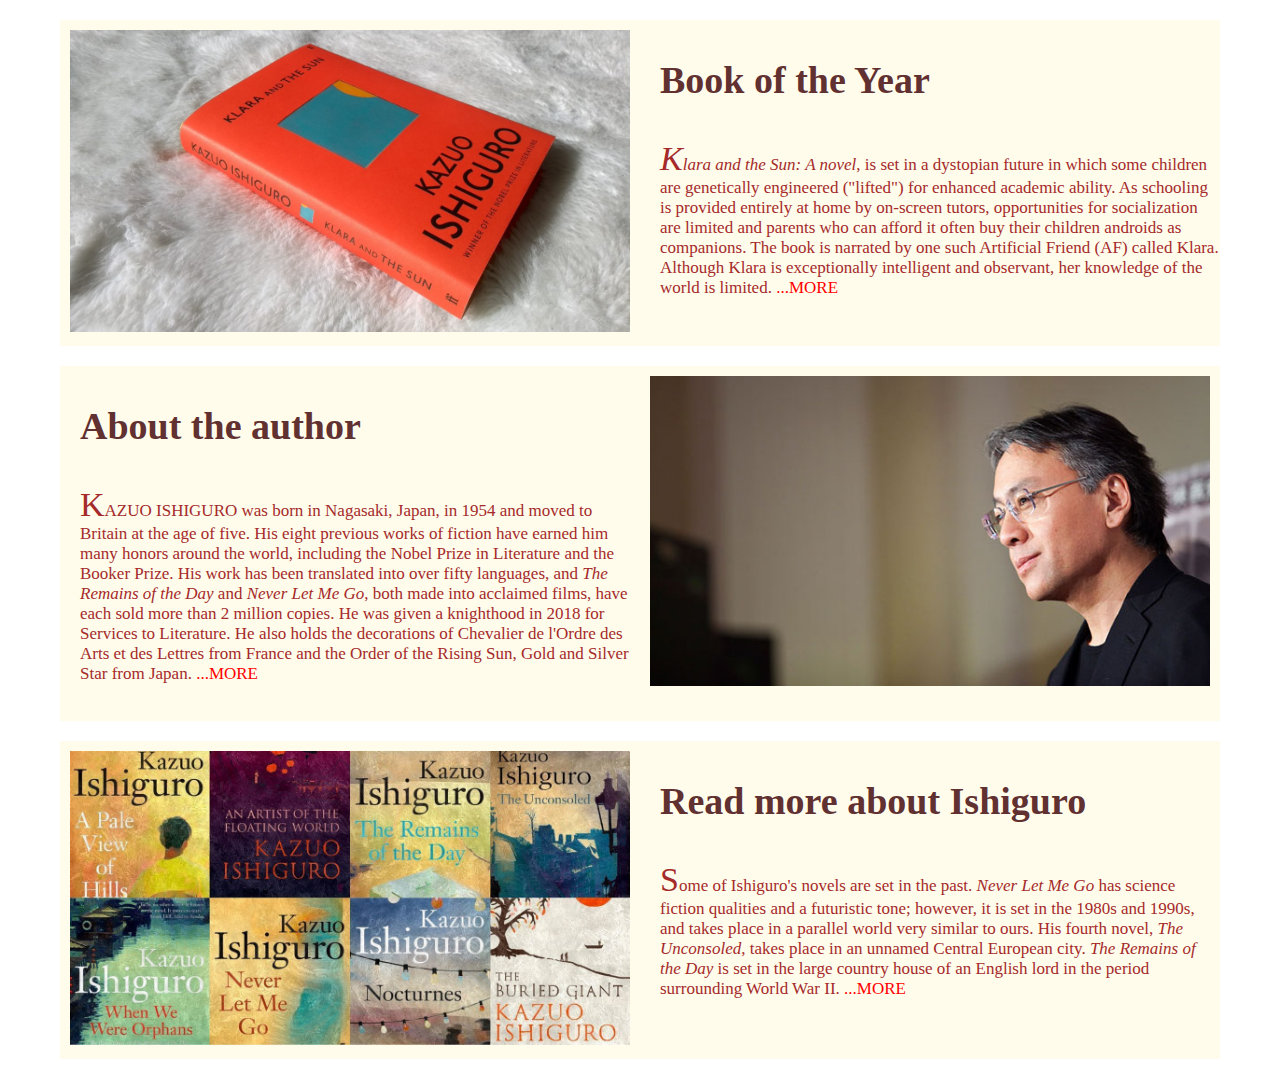
<file: 0718media.html>
<!DOCTYPE html>
<html lang="en">
<head>
    <meta charset="UTF-8">
    <meta http-equiv="X-UA-Compatible" content="IE=edge">
    <meta name="viewport" content="width=device-width, initial-scale=1.0">
    <title>Book of the Year</title>
</head>
<link rel="stylesheet" type="text/css" href="0718media.css">


<body>
    <div class="container">
        <div class="content">
            <div class="photo"><img src="IMG_20210309_113334285_BURST000_COVER_TOP-1300x700.jpg" width="100%" alt=""></div>
            <div class="caption">              

                <h3>Book of the Year</h3>
                <p><i>Klara and the Sun: A novel</i>, is set in a dystopian future in which some children are genetically engineered ("lifted") for enhanced academic ability. As schooling is provided entirely at home by on-screen tutors, opportunities for socialization are limited and parents who can afford it often buy their children androids as companions. The book is narrated by one such Artificial Friend (AF) called Klara. Although Klara is exceptionally intelligent and observant, her knowledge of the world is limited. <a href="#">...MORE</a></p>
            </div>
        </div>
        <div class="content">
            <div class="photo"><img src="kazuo-ishiguro.jpg" width="100%" alt=""></div>
            <div class="caption">
                <h3>About the author</h3>
                <p>KAZUO ISHIGURO was born in Nagasaki, Japan, in 1954 and moved to Britain at the age of five. His eight previous works of fiction have earned him many honors around the world, including the Nobel Prize in Literature and the Booker Prize. His work has been translated into over fifty languages, and <i>The Remains of the Day</i> and <i>Never Let Me Go</i>, both made into acclaimed films, have each sold more than 2 million copies. He was given a knighthood in 2018 for Services to Literature. He also holds the decorations of Chevalier de l'Ordre des Arts et des Lettres from France and the Order of the Rising Sun, Gold and Silver Star from Japan. <a href="#">...MORE</a></p>
            </div>
        </div>
        <div class="content">
            <div class="photo"><img src="853077-70327-foknwosxdg-1507266135.jpg" width="100%" alt=""></div>
            <div class="caption">
                <h3>Read more about Ishiguro</h3>
                <p>Some of Ishiguro's novels are set in the past. <i>Never Let Me Go</i> has science fiction qualities and a futuristic tone; however, it is set in the 1980s and 1990s, and takes place in a parallel world very similar to ours. His fourth novel, <i>The Unconsoled</i>, takes place in an unnamed Central European city. <i>The Remains of the Day</i> is set in the large country house of an English lord in the period surrounding World War II. <a href="#">...MORE</a></p>                                
                
            </div>
        </div>
    </div>



</body>
</html>
</file>
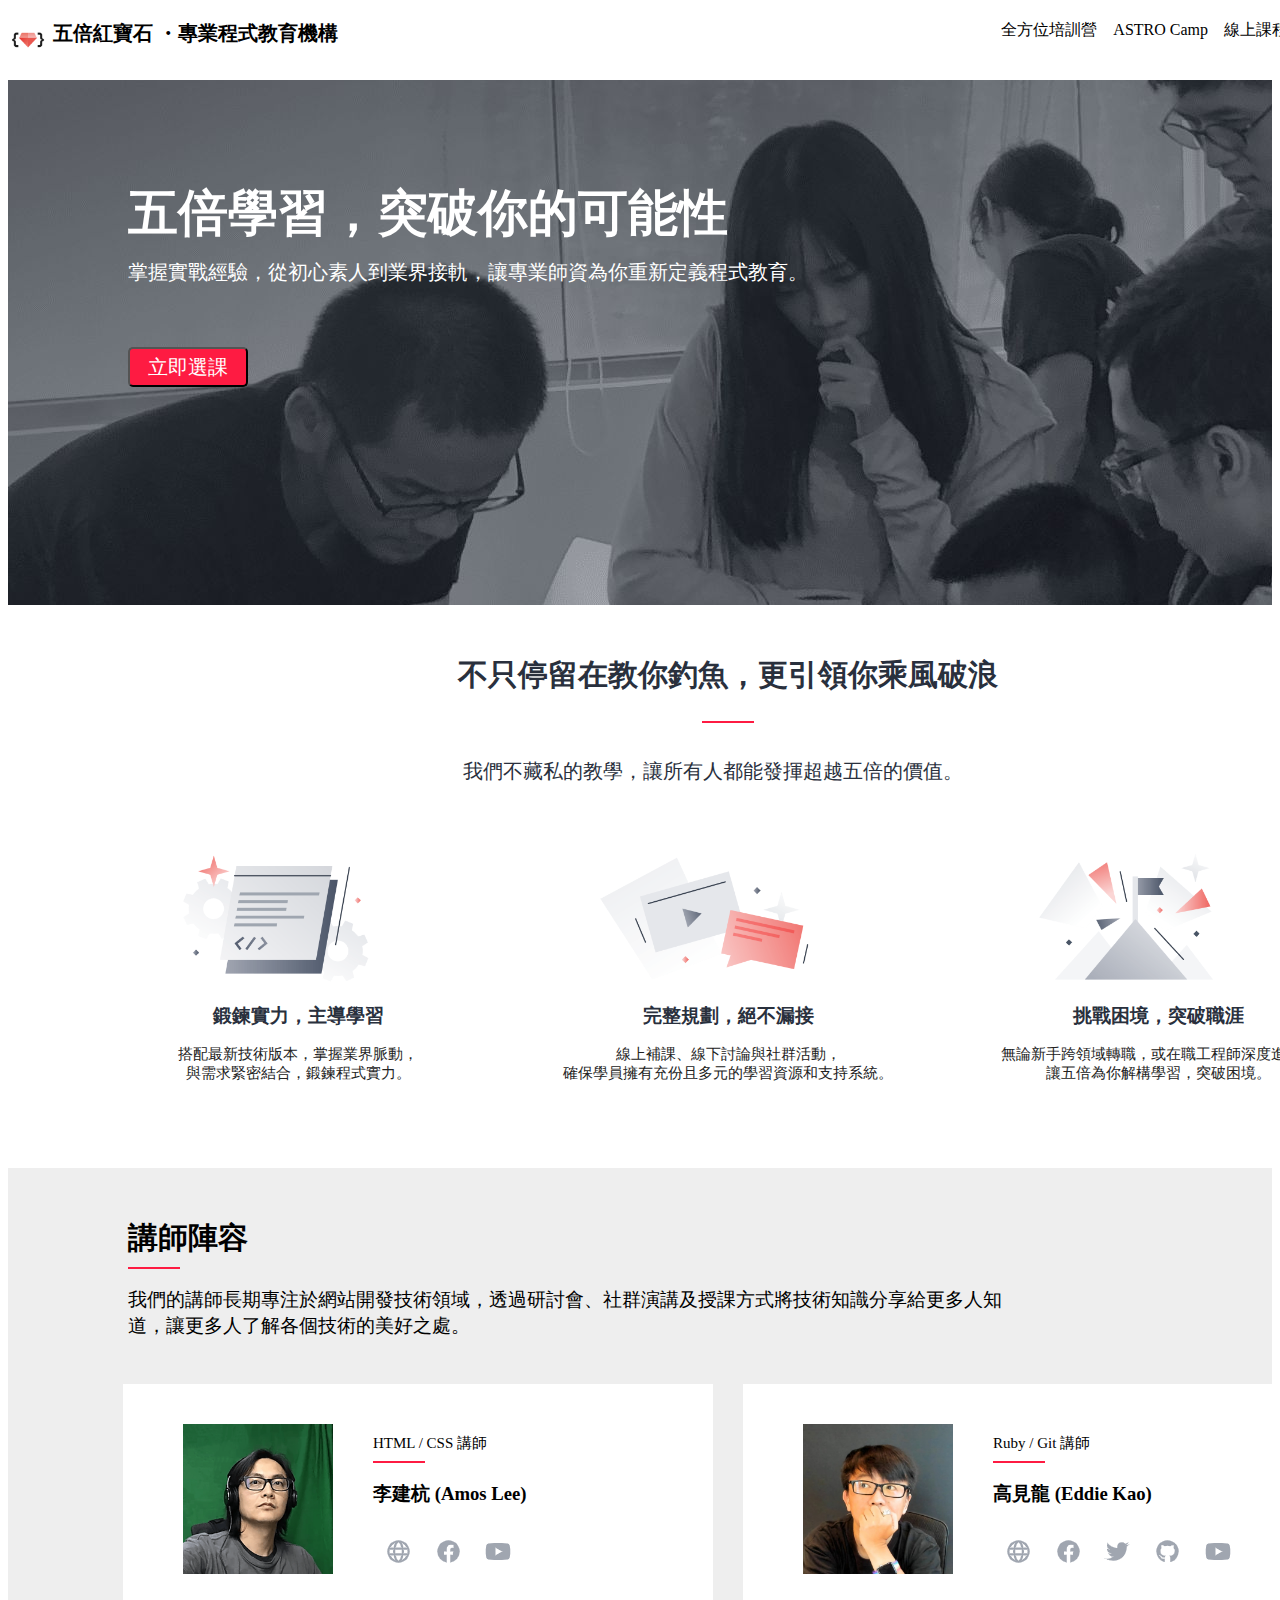
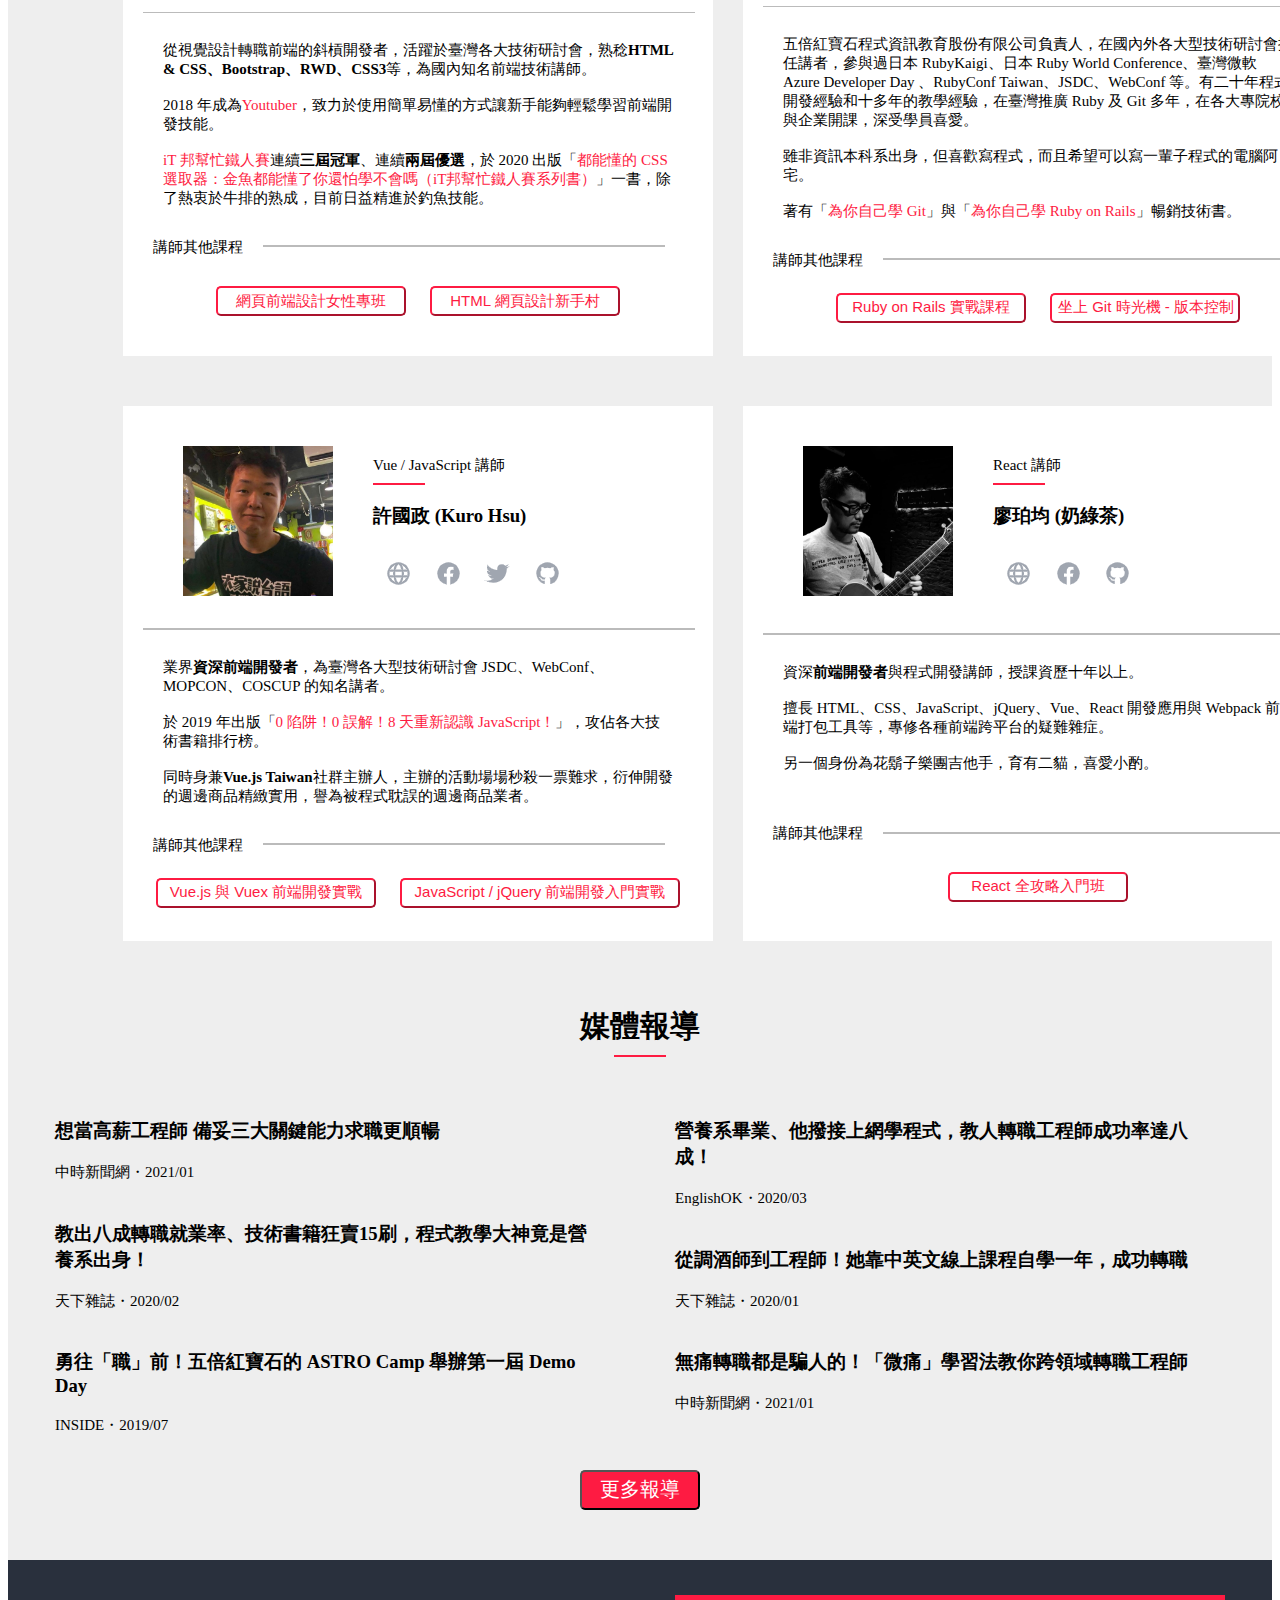
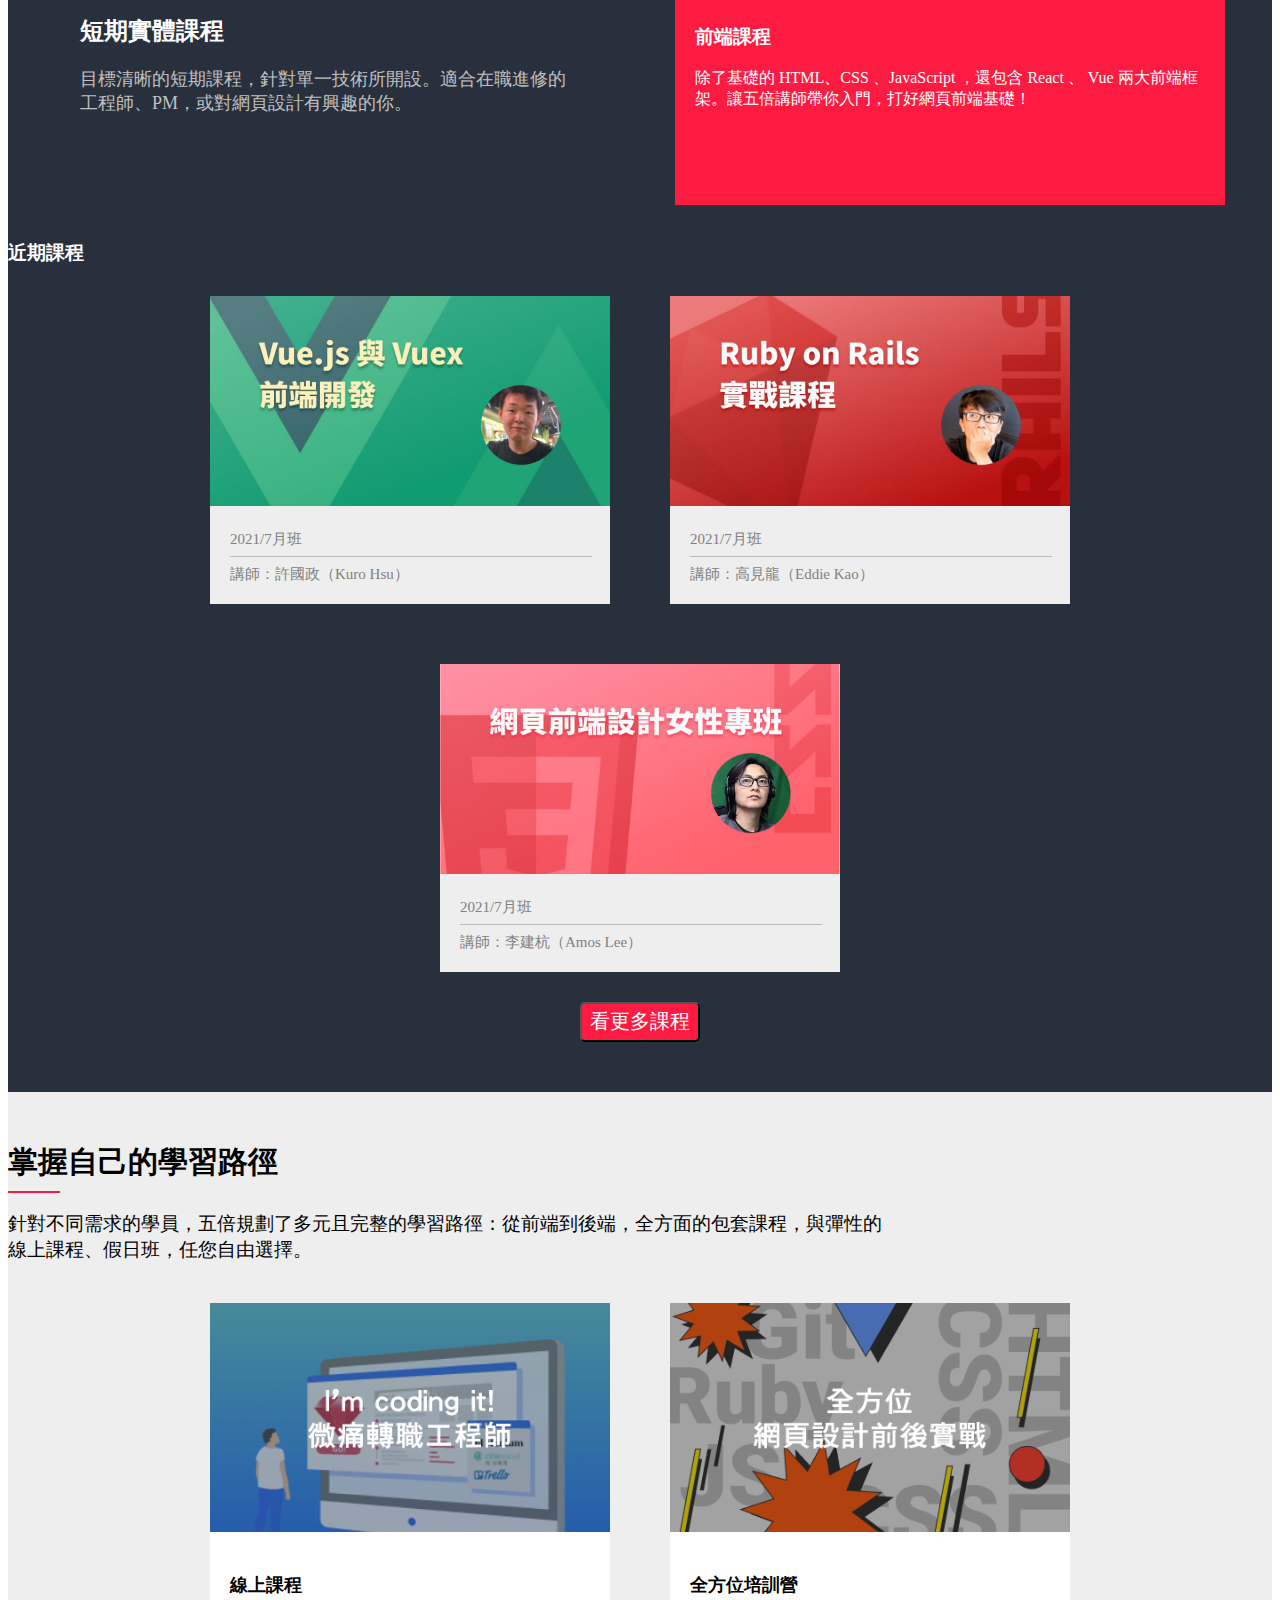
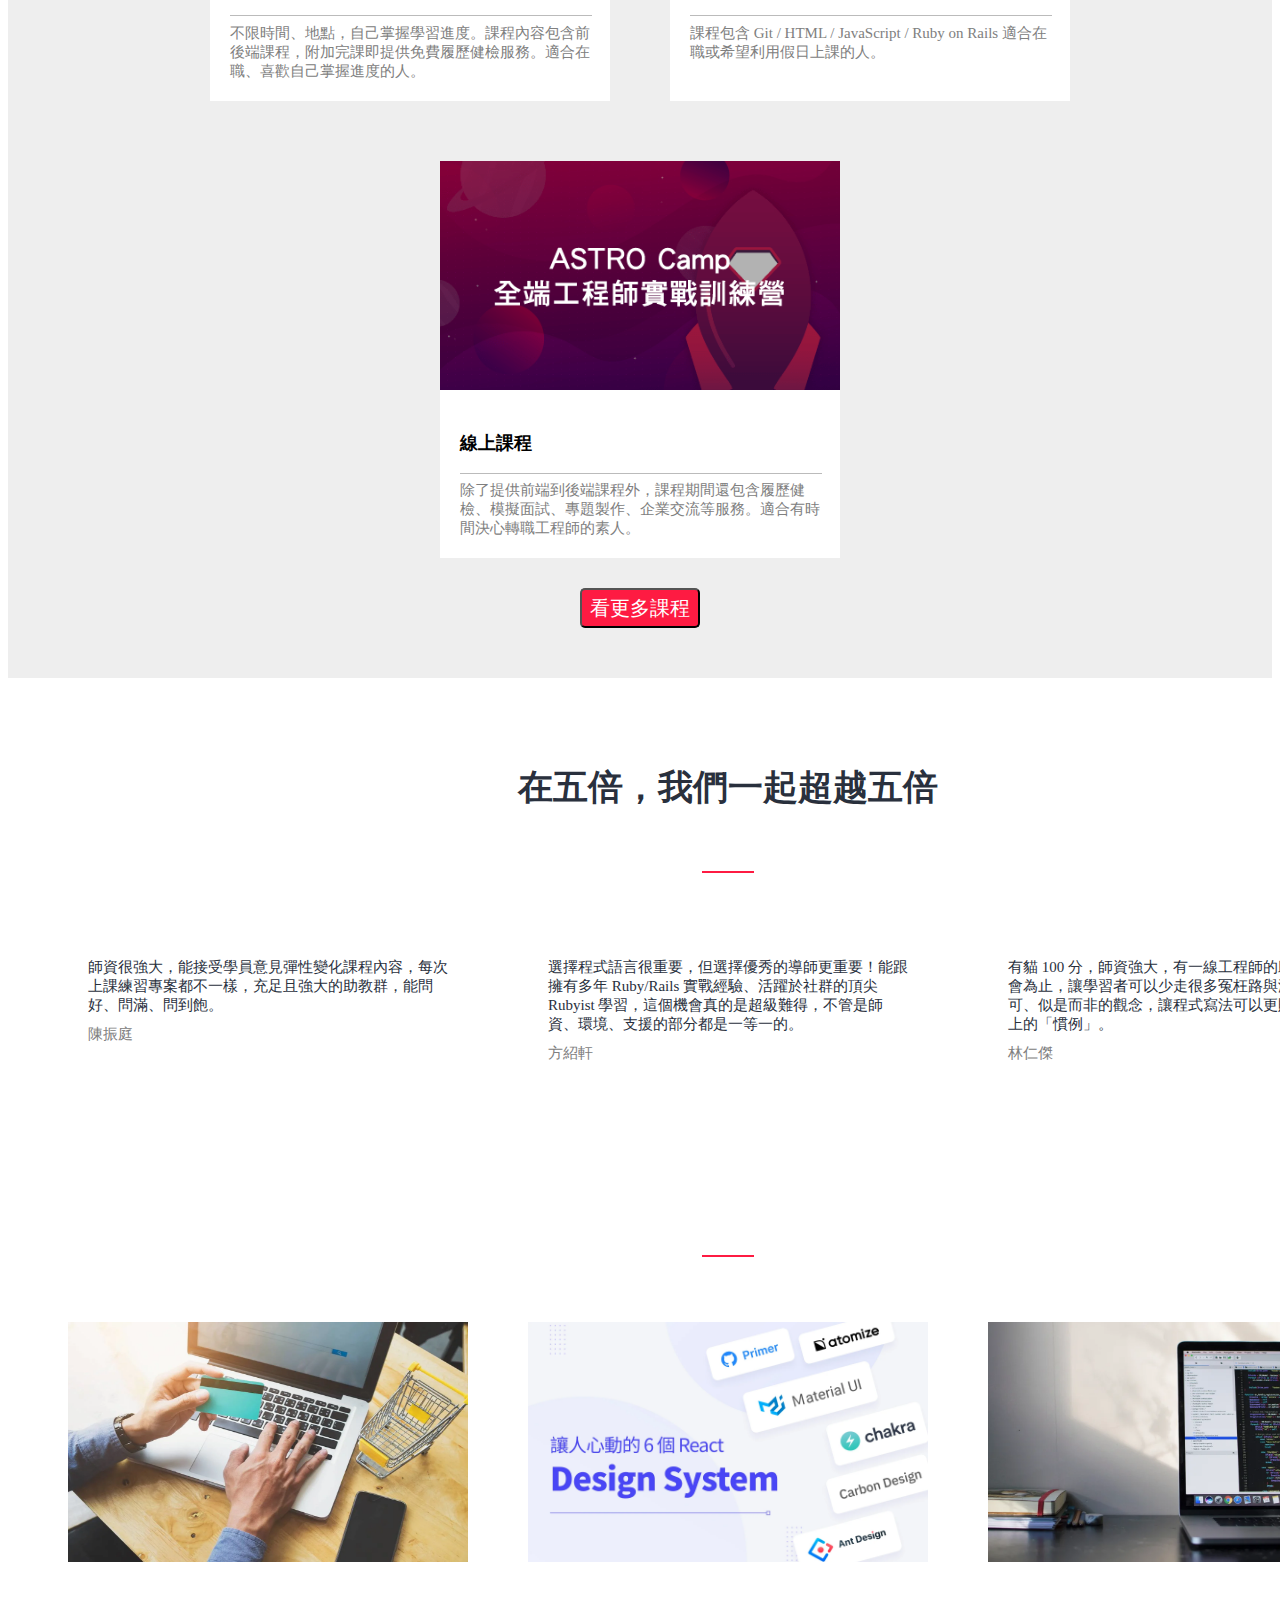
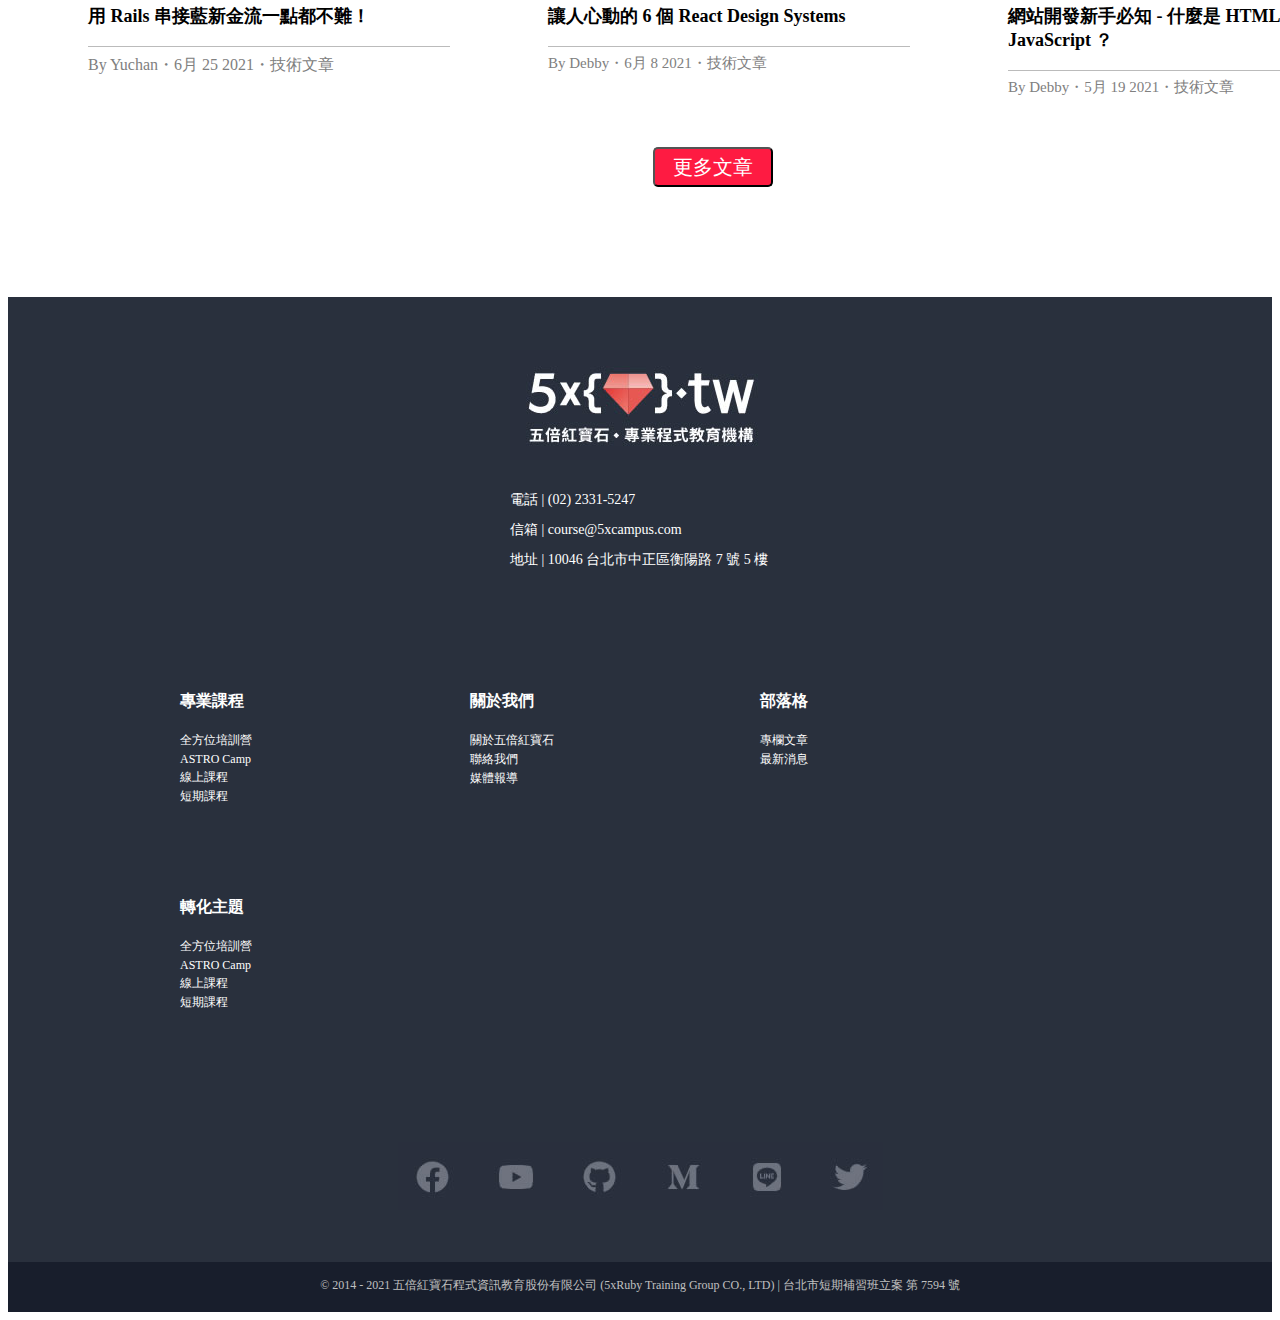
<file: 5xCopy2/index - 複製.html>
<!DOCTYPE html>
<html lang="en">
<head>
    <meta charset="UTF-8">
    <meta http-equiv="X-UA-Compatible" content="IE=edge">
    <meta name="viewport" content="width=device-width, initial-scale=1.0">
    <title>五倍紅寶石・專業程式教育 | 實戰轉職・企業內訓．人才媒合</title>
</head>
<body>
    <body>
        <style>
            .banner{
                width:1440px;
                background-color:#fff;
                display: flex;
                justify-content: space-between;
                margin-left: auto;
                margin-right: auto;
                margin-top: 20px;
                margin-bottom: 20px;
                 }
            .banner a:link {
                color:#000;
                text-decoration:none;
            }
            .banner a:visited{
                color:#000;
            }
            .banner a:hover {
                color:#fe1b42;
                text-decoration:underline;
            }
            .part-deep{
                width:100%;
                height: 525px;
                background-image:url('imgs/banner-home-aca80ad097b4d77ffa3b82879b5d14a8.jpg');
                display: block;
                flex-direction: row;			                 
                }
            .part-white{
                width: 1440px;;
                background-color:#fff;
                color: #29303d;
                font-size: 30px;
                display: flex;
                flex-wrap: wrap;
                justify-content: center;                          
                margin-left: auto;
                margin-right: auto;
                }
            .part-gray{
                width:100%;
                background-color:#eee;
                flex-direction: row;
                flex-wrap: wrap;
            }
            .part-deep2{
                width:100%;
                background-color:#29303d;
                color: #fff;
                flex-direction: row;
                flex-wrap: wrap;	                 
                }
            .atdeep{
                width: 1024px;
                color: #fff;
                font-size: 50px;
                margin: auto;
            }
            .atgray{
                width: 1440px; 
                font-size: 18px;
                justify-content: space-evenly;   
                margin: auto;
            }
            .box{
                display: flex;
                flex-direction: row;
                flex-wrap: wrap;
            	justify-content:center;
			
            }
            .item{
                width: 330px;
                font-size: 16px;
                display: flex;
			    flex-wrap: wrap; 
                justify-content:space-evenly; 
                margin: 30px;
                padding: 20px;
            }
            .item2{
                width: 400px;
                font-size: 16px;
                display: flex;
			    flex-wrap: wrap; 
                justify-content:space-evenly; 
                margin: 30px;            
            }
            .item h3{
                line-height: 1.5;
                margin: 0;
            }
            .area1 { 
                background: #fff;
            }
            .itembig{
                background: #fff;
                width: 550px;
                font-size: 16px;
                display: flex;
			    flex-wrap: wrap; 
                justify-content:space-evenly;
                margin: 15px;
                padding: 20px;
            }
            .itembig a:link {
                color:#fe1b42;
                text-decoration:none;
            }
            .itembig a:visited{
                color:#fe1b42;
            }
            .itembig a:hover {
                color:#fe1b42;
                text-decoration:underline;
            }
            #press a:link {
                color:#000;
                text-decoration:none;
            }
            #press a:visited{
                color:#000;
            }
            #press a:hover {
                color:#fe1b42;                
            }
            .itemend{
                font-size: 16px;
                display: flex;
			    flex-wrap: wrap; 
                justify-content:space-evenly;
                margin: 15px;
                padding: 20px;
            }
            .itemend2{
                font-size: 16px;
                display: flex;
			    flex-wrap: wrap; 
                justify-content:;
                margin-bottom: 20px;
                padding: 20px;
            }
            .itemend2 a:link{
                color:#fff;
                text-decoration:none;
            }
            .itemend2 a:visited{
                color:#fff;
                text-decoration:none;
            }
            .itemend2 a:hover{
                color:#fe1b42;
            }
            a:link {
                color:black;
                text-decoration:none;
            }
            a:visited{
                color:#000;
                text-decoration:none;
            }
            a:hover {
                color:#fe1b42;
            }
            a:active {
                color:#fe1b42;
            }
            p{
                text-align:center;
                color:#222;
            }
            .fieldset {
                border:0;
                border-top:1px dashed #ccc;
            }
            .legend { 
                color: #999;
                /* for IE */
                background-color: #fff;
            }
        </style>
    
    <div class="banner">
        <div style="justify-content:left; display:inline; font-weight:bold; font-size: 20px;"><img src="imgs/icon.png" width="40" align="top"> 五倍紅寶石 ・專業程式教育機構</div>
        <div style="justify-content:right"><a href="#">全方位培訓營</a>　<a href="#">ASTRO Camp</a>　<a href="#">線上課程</a>　<a href="#">短期課程</a>　<a href="#">專欄文章</a></div>
    
    </div>

    <div class="part-deep">
        <div class="atdeep" style="line-height:100px";>　</div>
        <div class="atdeep" style="font-weight:bold;">五倍學習，突破你的可能性</div>
        <div class="atdeep" style="font-size: 20px; line-height:50px">掌握實戰經驗，從初心素人到業界接軌，讓專業師資為你重新定義程式教育。</div>
        <div class="atdeep" style="line-height:50px";>　</div>
        <div class="atdeep" style="font-size: 20px;"><input class="btn01" type="button" value="立即選課" onclick="location.href='https://5xruby.tw/courses'" style="width:120px; height:40px; font-size:20px; color:white; background:#fe1b42; border-radius: 5px;"></div>
    </div>

    <div class="part-white" style="justify-content: center">
        <div class="atdeep" style="line-height:50px";>　</div>
        <div style="font-weight:bold;">不只停留在教你釣魚，更引領你乘風破浪</div>
        <div class="atdeep" style="line-height:1px";><hr width="50px" color="#fe1b42" size="2"></div>        
        <div class="atdeep" style="line-height:10px";>　</div>
        <div style="font-size: 20px;">我們不藏私的教學，讓所有人都能發揮超越五倍的價值。</div>
        <div style="line-height:20px;";>　</div>
        <div class="box">
                <div class="item area1">
                    <img src="imgs/learning-145b2bca330596c38a73e92e35c8e42d.png" width="220">
                    <div style="line-height:50px";>　</div>
                    <h3>鍛鍊實力，主導學習</h3>
                    <p style="font-size: 15px;">搭配最新技術版本，掌握業界脈動，<br>與需求緊密結合，鍛鍊程式實力。</p>
                </div>
                <div class="item area1">
                    <img src="imgs/plan-ad32f52a511fde40f36d5e55302554f4.png" width="220">
                    <div style="line-height:50px";>　</div>
                    <h3>完整規劃，絕不漏接</h3>
                    <p style="font-size: 15px;">線上補課、線下討論與社群活動，<br>確保學員擁有充份且多元的學習資源和支持系統。</p>
                </div>
                <div class="item area1">
                    <img src="imgs/challenge-4ead379b6828fce2e2b000cb65c89615.png" width="220">
                    <div style="line-height:50px";>　</div>
                    <h3>挑戰困境，突破職涯</h3>
                    <p style="font-size: 15px;">無論新手跨領域轉職，或在職工程師深度進修，<br>讓五倍為你解構學習，突破困境。</p>
                </div>
        </div>
            <div class="atdeep" style="line-height:20px;";>　</div>
            

    </div>

    <div class="part-gray">
        <div style="line-height:50px";>　</div>
        <div style="font-size: 30px; font-weight:bold; width: 1024px; margin: auto;">講師陣容</div>
        <div style="width: 1024px; margin: auto;"><hr width="50px" color="#fe1b42" size="2"  align="left" ></div>
        <div style="line-height:10px";>　</div>
        <div style="font-size: 19px; width: 1024px; margin: auto;">我們的講師長期專注於網站開發技術領域，透過研討會、社群演講及授課方式將技術知識分享給更多人知<br>道，讓更多人了解各個技術的美好之處。</div>
        <div style="line-height:10px";>　</div>
        
        <div class="atgray">
            <div class="box"  style="padding: 20px;">
                <div class="itembig">
                    <div style="padding: 20px;">
                        <img src="imgs/amos.png" width="150">
                    </div>
                    <div style="width:300px">
                        <div style="line-height:30px";>　</div>
                        <div style="font-size: 15px;">HTML / CSS 講師</div>
                        <hr width="50px" color="#fe1b42" size="2"  align="left" >
                        <h3>李建杭 (Amos Lee)</h3>
                        <div style="font-size: 15px;"  align="left"><a href="#"><img src="imgs/link01a.gif" border="0"></a><a href="#"><img src="imgs/link02a.gif" border="0"></a><a href="#"><img src="imgs/link05a.gif" border="0"></a></div>
                    </div>

                    <div>
                        <hr width="100%" color="#bbb" size="1" >
                        <div style="font-size: 15px; padding: 20px;">從視覺設計轉職前端的斜槓開發者，活躍於臺灣各大技術研討會，熟稔<b>HTML & CSS、Bootstrap、RWD、CSS3</b>等，為國內知名前端技術講師。<br><br>2018 年成為<a href="https://www.youtube.com/channel/UCQfjTYYrqxPg5LJmDBUesbQ">Youtuber</a>，致力於使用簡單易懂的方式讓新手能夠輕鬆學習前端開發技能。<br><br><a href="https://ithelp.ithome.com.tw/users/20112550/ironman/2072">iT 邦幫忙鐵人賽</a>連續<b>三屆冠軍</b>、連續<b>兩屆優選</b>，於 2020 出版「<a href="https://www.books.com.tw/products/0010863222">都能懂的 CSS 選取器：金魚都能懂了你還怕學不會嗎（iT邦幫忙鐵人賽系列書）</a>」一書，除了熱衷於牛排的熟成，目前日益精進於釣魚技能。</div>
                        <div style="display: flex;">
                            <div style="font-size: 15px; padding: 10px;">講師其他課程</div>
                            <div style="font-size: 15px; padding: 10px;"><hr width="400" color="#bbb" size="2" align="left" ></div>
                         </div>
                    </div>
                    <div>
                        <table width="100%" align="left">
                            <tr>
                                <td><div style="font-size: 15px; padding: 10px;"><input type="button" value="網頁前端設計女性專班" onclick="location.href='https://5xruby.tw/courses/code-for-girl'" style="width:190px; height:30px; font-size:15px; color:#fe1b42; background:#fff; border-radius: 5px;border-color: #fe1b42;"></div></td>
                                <td><div style="font-size: 15px; padding: 10px;"><input type="button" value="HTML 網頁設計新手村" onclick="location.href='https://5xruby.tw/courses/html'" style="width:190px; height:30px; font-size:15px; color:#fe1b42; background:#fff; border-radius: 5px;border-color: #fe1b42;"></div></td>
                            </tr>
                        </table>                                                
                    </div>
                </div>

                <div class="itembig">
                    <div style="padding: 20px;">
                        <img src="imgs/____________.jpg" width="150">
                    </div>
                    <div style="width:300px">
                        <div style="line-height:30px";>　</div>
                        <div style="font-size: 15px;">Ruby / Git 講師</div>
                        <hr width="50px" color="#fe1b42" size="2"  align="left" >
                        <h3>高見龍 (Eddie Kao)</h3>
                        <div style="font-size: 15px;"  align="left"><a href="#"><img src="imgs/link01a.gif" border="0"></a><a href="#"><img src="imgs/link02a.gif" border="0"></a><a href="#"><img src="imgs/link03a.gif" border="0"></a><a href="#"><img src="imgs/link04a.gif" border="0"></a><a href="#"><img src="imgs/link05a.gif" border="0"></a></div>
                    </div>

                    <div>
                        <hr width="100%" color="#bbb" size="1" >
                        <div style="font-size: 15px; padding: 20px;">五倍紅寶石程式資訊教育股份有限公司負責人，在國內外各大型技術研討會擔任講者，參與過日本 RubyKaigi、日本 Ruby World Conference、臺灣微軟 Azure Developer Day 、RubyConf Taiwan、JSDC、WebConf 等。有二十年程式開發經驗和十多年的教學經驗，在臺灣推廣 Ruby 及 Git 多年，在各大專院校與企業開課，深受學員喜愛。<br><br>雖非資訊本科系出身，但喜歡寫程式，而且希望可以寫一輩子程式的電腦阿宅。<br><br>著有「<a href="https://gitbook.tw/">為你自己學 Git</a>」與「<a href="https://railsbook.tw/">為你自己學 Ruby on Rails</a>」暢銷技術書。</div>
                        <div style="display: flex;">
                            <div style="font-size: 15px; padding: 10px;">講師其他課程</div>
                            <div style="font-size: 15px; padding: 10px;"><hr width="400" color="#bbb" size="2" align="left" ></div>
                         </div>
                    </div>
                    <div>
                        <table width="100%" align="left">
                            <tr>
                                <td><div style="font-size: 15px; padding: 10px;"><input type="button" value="Ruby on Rails 實戰課程" onclick="location.href='https://5xruby.tw/courses/ruby-on-rails'" style="width:190px; height:30px; font-size:15px; color:#fe1b42; background:#fff; border-radius: 5px;border-color: #fe1b42;"></div></td>
                                <td><div style="font-size: 15px; padding: 10px;"><input type="button" value="坐上 Git 時光機 - 版本控制" onclick="location.href='https://5xruby.tw/courses/git'" style="width:190px; height:30px; font-size:15px; color:#fe1b42; background:#fff; border-radius: 5px;border-color: #fe1b42;"></div></td>
                            </tr>
                        </table>                                                
                    </div>
                </div>
            </div>
            <div class="box">
                <div class="itembig">
                    <div style="padding: 20px;">
                        <img src="imgs/Kuro.jpg" width="150">
                    </div>
                    <div style="width:300px">
                        <div style="line-height:30px";>　</div>
                        <div style="font-size: 15px;">Vue / JavaScript 講師</div>
                        <hr width="50px" color="#fe1b42" size="2"  align="left" >
                        <h3>許國政 (Kuro Hsu)</h3>
                        <div style="font-size: 15px;"  align="left"><a href="#"><img src="imgs/link01a.gif" border="0"></a><a href="#"><img src="imgs/link02a.gif" border="0"></a><a href="#"><img src="imgs/link03a.gif" border="0"></a><a href="#"><img src="imgs/link04a.gif" border="0"></a></div>
                    </div>

                    <div>
                        <hr width="100%" color="#bbb" size="2" >
                        <div style="font-size: 15px; padding: 20px;">業界<b>資深前端開發者</b>，為臺灣各大型技術研討會 JSDC、WebConf、MOPCON、COSCUP 的知名講者。<br><br>於 2019 年出版「<a href="https://www.books.com.tw/products/0010832387">0 陷阱！0 誤解！8 天重新認識 JavaScript！</a>」，攻佔各大技術書籍排行榜。<br><br>同時身兼<b>Vue.js Taiwan</b>社群主辦人，主辦的活動場場秒殺一票難求，衍伸開發的週邊商品精緻實用，譽為被程式耽誤的週邊商品業者。</div>
                        <div style="display: flex;">
                            <div style="font-size: 15px; padding: 10px;">講師其他課程</div>
                            <div style="font-size: 15px; padding: 10px;"><hr width="400" color="#bbb" size="2" align="left" ></div>
                         </div>
                    </div>
                    <div>
                        <table width="100%" align="left">
                            <tr>
                                <td><div style="font-size: 15px; padding: 10px;"><input type="button" value="Vue.js 與 Vuex 前端開發實戰" onclick="location.href='https://5xruby.tw/courses/vue-js'" style="width:220px; height:30px; font-size:15px; color:#fe1b42; background:#fff; border-radius: 5px;border-color: #fe1b42;"></div></td>
                                <td><div style="font-size: 15px; padding: 10px;"><input type="button" value="JavaScript / jQuery 前端開發入門實戰" onclick="location.href='https://5xruby.tw/courses/javascript'" style="width:280px; height:30px; font-size:15px; color:#fe1b42; background:#fff; border-radius: 5px;border-color: #fe1b42;"></div></td>
                            </tr>
                        </table>                                                
                    </div>
                </div>
                <div class="itembig">
                    <div style="padding: 20px;">
                        <img src="imgs/milkmidi.jpg" width="150">
                    </div>
                    <div style="width:300px">
                        <div style="line-height:30px";>　</div>
                        <div style="font-size: 15px;">React 講師</div>
                        <hr width="50px" color="#fe1b42" size="2"  align="left" >
                        <h3>廖珀均 (奶綠茶)</h3>
                        <div style="font-size: 15px;"  align="left"><a href="#"><img src="imgs/link01a.gif" border="0"></a><a href="#"><img src="imgs/link02a.gif" border="0"></a><a href="#"><img src="imgs/link04a.gif" border="0"></a></div>
                    </div>

                    <div>
                        <hr width="100%" color="#bbb" size="2" >
                        <div style="font-size: 15px; padding: 20px;">資深<b>前端開發者</b>與程式開發講師，授課資歷十年以上。<br><br>擅長 HTML、CSS、JavaScript、jQuery、Vue、React 開發應用與 Webpack 前端打包工具等，專修各種前端跨平台的疑難雜症。<br><br>另一個身份為花鬍子樂團吉他手，育有二貓，喜愛小酌。</div>
                        <div>　</div>
                        <div style="display: flex;">
                            <div style="font-size: 15px; padding: 10px;">講師其他課程</div>
                            <div style="font-size: 15px; padding: 10px;"><hr width="400" color="#bbb" size="2" align="left" ></div>
                         </div>
                    </div>
                    <div>
                        <table width="100%" align="left">
                            <tr>
                                <td><div style="font-size: 15px; padding: 10px;"><input type="button" value="React 全攻略入門班" onclick="location.href='https://5xruby.tw/courses/react'" style="width:180px; height:30px; font-size:15px; color:#fe1b42; background:#fff; border-radius: 5px;border-color: #fe1b42;"></div></td>
                                </tr>
                        </table>                                                
                    </div>
                </div>
            </div>
        </div>
        <div style="line-height:50px";>　</div>
        <div style="font-size: 30px; font-weight:bold; text-align:center;">媒體報導</div>
        <div style="width: 1024px; margin: auto;"><hr width="50px" color="#fe1b42" size="2" align="center"></div>
        <div class="box">
            <div class="itembig" id="press" style="background-color: #eee;">
                <div style="width:550px">
                    <h3><a href="https://www.chinatimes.com/realtimenews/20210106004377-260405?chdtv">想當高薪工程師 備妥三大關鍵能力求職更順暢</a></h3>
                    <div style="font-size: 15px;">中時新聞網・2021/01</div>
                    <div style="line-height:20px";>　</div>
                    <h3><a href="https://www.cw.com.tw/article/5099190">教出八成轉職就業率、技術書籍狂賣15刷，程式教學大神竟是營養系出身！</a></h3>
                    <div style="font-size: 15px;">天下雜誌・2020/02</div> 
                    <div style="line-height:20px";>　</div>
                    <h3><a href="https://www.inside.com.tw/article/16881-5xRuby-ASTRO-Camp-Demo-Day">勇往「職」前！五倍紅寶石的 ASTRO Camp 舉辦第一屆 Demo Day</a></h3>
                    <div style="font-size: 15px;">INSIDE・2019/07</div>
                </div>
            </div>
            <div class="itembig" id="press" style="background-color: #eee;">
                <div style="width:550px">
                    <h3><a href="https://www.englishok.com.tw/workplace/career-telescope/5xruby-engineer">營養系畢業、他撥接上網學程式，教人轉職工程師成功率達八成！</a></h3>
                    <div style="font-size: 15px;">EnglishOK・2020/03</div>
                    <div style="line-height:20px";>　</div>
                    <h3><a href="https://www.cw.com.tw/article/5098488">從調酒師到工程師！她靠中英文線上課程自學一年，成功轉職</a></h3>
                    <div style="font-size: 15px;">天下雜誌・2020/01</div> 
                    <div style="line-height:20px";>　</div>
                    <h3><a href="https://www.inside.com.tw/article/15469-5Xruby-online-courses">無痛轉職都是騙人的！「微痛」學習法教你跨領域轉職工程師</a></h3>
                    <div style="font-size: 15px;">中時新聞網・2021/01</div>
                    
                </div>
            </div>
        </div>
        <div style="line-height:10px; text-align:center;";><input class="btn01" type="button" value="更多報導" onclick="location.href='https://5xruby.tw/press'" style="width:120px; height:40px; font-size:20px; color:white; background:#fe1b42; border-radius: 5px;"></div>
        <div style="line-height:50px; text-align:center;";>　</div>
    </div>
    
    <div class="part-deep2";>
        <div class="box">
            <div class="itembig" style="background-color: #29303d;">
                <div style="width:500px">
                    <h2>短期實體課程</h2>
                    <div style="font-size: 18px; color:silver;">目標清晰的短期課程，針對單一技術所開設。適合在職進修的工程師、PM，或對網頁設計有興趣的你。</div>
                </div>
            </div>
            <div class="itembig" style="background-color: #29303d;">
                <div style="width:550px">
                    <div style="background-color: #fe1b42; height: 200px; padding-top: 10px; padding-left: 20px;">
                        <h3>前端課程</h3>
                        <div>除了基礎的 HTML、CSS 、JavaScript ，還包含 React 、 Vue 兩大前端框架。讓五倍講師帶你入門，打好網頁前端基礎！</div>
                        <div style="line-height:20px; text-align:center;";>　</div>
                        <div><a href="https://5xruby.tw/courses#frontend">前往課程＞</a></div>
                    </div>  
                </div>
            </div>
        </div>
        <h3 style="width: 1320px; margin: auto;">近期課程</h3>
        <div class="box">
            <div class="item2" style="background-color: #eee;">
                <div>
                    <div><a href="https://5xruby.tw/courses/vue-js"><img src="imgs/Vue-js-Banner-600x31586cd.jpg" width="400"></a></div>
                        <div style="font-size: 15px; padding: 20px; color:gray;">
                            <div>2021/7月班</div>
                            <hr width="100%" color="#bbb" size="1" >
                            <div>講師：許國政（Kuro Hsu）</div>                            
                        </div>
                </div>
            </div>

            <div class="item2" style="background-color: #eee;">
                <div>
                    <div><a href="https://5xruby.tw/courses/ruby-on-rails"><img src="imgs/Ruby-Banner-600x31586cd.jpg" width="400"></a></div>
                    <div style="font-size: 15px; padding: 20px; color:gray;">
                        <div>2021/7月班</div>
                        <hr width="100%" color="#bbb" size="1" >
                        <div>講師：高見龍（Eddie Kao）</div>                            
                    </div>
                </div>
            </div>
            <div class="item2" style="background-color: #eee;">
                <div>
                    <div><a href="https://5xruby.tw/courses/code-for-girl"><img src="imgs/Code-for-girl-Banner-600x31586cd.jpg" width="400"></a></div>
                    <div style="font-size: 15px; padding: 20px; color:gray;">
                        <div>2021/7月班</div>
                        <hr width="100%" color="#bbb" size="1" >
                        <div>講師：李建杭（Amos Lee）</div>                            
                    </div>
                </div> 
            </div>
        </div>
        <div style="line-height:10px; text-align:center;";><input class="btn01" type="button" value="看更多課程" onclick="location.href='https://5xruby.tw/courses'" style="width:120px; height:40px; font-size:20px; color:white; background:#fe1b42; border-radius: 5px;"></div>
        <div style="line-height:50px; text-align:center;";>　</div>
    </div>


    <div class="part-gray";>
        <div style="line-height:50px";>　</div>
        <div style="font-size: 30px; font-weight:bold; width: 1320px; margin: auto;">掌握自己的學習路徑</div>
        <div style="width: 1320px; margin: auto;"><hr width="50px" color="#fe1b42" size="2"  align="left" ></div>
        <div style="line-height:10px";>　</div>
        <div style="font-size: 19px; width: 1320px; margin: auto;">針對不同需求的學員，五倍規劃了多元且完整的學習路徑：從前端到後端，全方面的包套課程，與彈性的<br>線上課程、假日班，任您自由選擇。</div>
        <div style="line-height:10px";>　</div>
        <div class="box">
            <div class="item2" style="background-color: #fff;">
                <div>
                    <div><a href="https://iamcoding.tw/"><img src="imgs/learning-im_coding_it-2e61e20cb43462295664b6dcfe31b74a.png" width="400"></a></div>
                        <div style="font-size: 15px; padding: 20px; color:gray;">
                            <h3 style="color: #000">線上課程</h3>
                            <hr width="100%" color="#bbb" size="1" >
                            <div>不限時間、地點，自己掌握學習進度。課程內容包含前後端課程，附加完課即提供免費履歷健檢服務。適合在職、喜歡自己掌握進度的人。</div>                            
                        </div>
                </div>
            </div>

            <div class="item2" style="background-color: #fff;">
                <div>
                    <div><a href="https://5xruby.tw/fullstack-landing"><img src="imgs/learning-fullStack-fbd2867387497421c842cdb85a2464a7.png" width="400"></a></div>
                    <div style="font-size: 15px; padding: 20px; color:gray;">
                        <h3 style="color: #000">全方位培訓營</h3>
                        <hr width="100%" color="#bbb" size="1" >
                        <div>課程包含 Git / HTML / JavaScript / Ruby on Rails 適合在職或希望利用假日上課的人。</div>                                
                    </div>
                </div>
            </div>
            <div class="item2" style="background-color: #fff;">
                <div>
                    <div><a href="https://astro.5xruby.tw/"><img src="imgs/learning-astro_camp-64eb918a606cc2d3b75bae289447aee8.png" width="400"></a></div>
                    <div style="font-size: 15px; padding: 20px; color:gray;">
                        <h3 style="color: #000">線上課程</h3>
                        <hr width="100%" color="#bbb" size="1" >
                        <div>除了提供前端到後端課程外，課程期間還包含履歷健檢、模擬面試、專題製作、企業交流等服務。適合有時間決心轉職工程師的素人。</div>                            
                    </div>
                </div> 
            </div>
        </div>
        <div style="line-height:10px; text-align:center;";><input class="btn01" type="button" value="看更多課程" onclick="location.href='https://5xruby.tw/courses'" style="width:120px; height:40px; font-size:20px; color:white; background:#fe1b42; border-radius: 5px;"></div>
        <div style="line-height:50px; text-align:center;";>　</div>
    </div>

    <div class="part-white">
        <div class="atdeep" style="line-height:50px";>　</div>
        <h3>在五倍，我們一起超越五倍</h3>
        <div class="atdeep";><hr width="50px" color="#fe1b42" size="2"></div>        
        <div class="atdeep" style="line-height:10px";>　</div>
        
          <div class="box">
            <div class="item2" style="background-color: #fff;">
                <div>
                    <div style="font-size: 15px; padding: 20px;">
                        <div style="color:#29303d;">師資很強大，能接受學員意見彈性變化課程內容，每次上課練習專案都不一樣，充足且強大的助教群，能問好、問滿、問到飽。</div>                            
                        <div style="line-height:10px;">　</div>
                        <div style="color:gray">陳振庭</div>                            
                    </div>
                </div>
            </div>

            <div class="item2" style="background-color: #fff;">
                <div>
                    <div style="font-size: 15px; padding: 20px;">
                        <div style="color:#29303d;">選擇程式語言很重要，但選擇優秀的導師更重要！能跟擁有多年 Ruby/Rails 實戰經驗、活躍於社群的頂尖 Rubyist 學習，這個機會真的是超級難得，不管是師資、環境、支援的部分都是一等一的。                        </div>                            
                        <div style="line-height:10px;">　</div>
                        <div style="color:gray">方紹軒</div>                            
                    </div>
                </div>
            </div>
            <div class="item2" style="background-color: #fff;">
                <div>
                    <div style="font-size: 15px; padding: 20px;">
                        <div style="color:#29303d;">有貓 100 分，師資強大，有一線工程師的助教可以問到會為止，讓學習者可以少走很多冤枉路與減少模稜兩可、似是而非的觀念，讓程式寫法可以更貼近業界實務上的「慣例」。
                        </div>                            
                        <div style="line-height:10px;">　</div>
                        <div style="color:gray">林仁傑</div>                            
                    </div>
                </div> 
            </div>
        </div>
    </div>

    <div class="part-white">
        <div class="atdeep" style="line-height:50px";>　</div>
        <h3 style="text-align:center;"!important>精選文章</h3>
        <div class="atdeep" style="line-height:1px";><hr width="50px" color="#fe1b42" size="2"></div>        
        <div class="atdeep" style="line-height:10px";>　</div>
        
        <div class="box">
            <div class="item2" style="background-color: #fff;">
                <div>
                    <div><a href="https://5xruby.tw/posts/rails-newebpay"><img src="imgs/Rails-____________.webp" width="400" height="240"></a></div>
                        <div style="padding: 20px; color:gray;">
                            <h3 style="color: #000; font-size: 18px;">用 Rails 串接藍新金流一點都不難！</h3>
                            <hr width="100%" color="#bbb" size="1" >
                            <div>By Yuchan・6月 25 2021・技術文章</div>                            
                        </div>
                </div>
            </div>

            <div class="item2" style="background-color: #fff;">
                <div>
                    <div><a href="https://5xruby.tw/posts/react-design-systems"><img src="imgs/Cover2.webp" width="400" height="240"></a></div>
                    <div style="font-size: 15px; padding: 20px; color:gray;">
                        <h3 style="color: #000; font-size: 18px;">讓人心動的 6 個 React Design Systems</h3>
                        <hr width="100%" color="#bbb" size="1" >
                        <div>By Debby・6月 8 2021・技術文章</div>                              
                    </div>
                </div>
            </div>
            <div class="item2" style="background-color: #fff;">
                <div>
                    <div><a href="https://5xruby.tw/posts/what-is-html-css-javascript"><img src="imgs/Cover3.webp" width="400" height="240"></a></div>
                    <div style="font-size: 15px; padding: 20px; color:gray;">
                        <h3 style="color: #000; font-size: 18px;">網站開發新手必知 - 什麼是 HTML / CSS / JavaScript ？</h3>
                        <hr width="100%" color="#bbb" size="1" >
                        <div>By Debby・5月 19 2021・技術文章</div>                           
                    </div>
                </div> 
            </div>
        </div>
        <div style="line-height:10px; text-align:center;";><input class="btn01" type="button" value="更多文章" onclick="location.href='https://5xruby.tw/posts'" style="width:120px; height:40px; font-size:20px; color:white; background:#fe1b42; border-radius: 5px;"></div>
        <div style="line-height:150px; text-align:center;";>　</div>
    </div>

    <div class="part-deep2";>
        <div class="box" style="justify-content: center;">
            <div class="itemend" style="background-color: #29303d; width:320px">
                <div style="font-size: 14px; color:#fff; line-height:30px; ">
                    <h2><img src="imgs/5xlogo.jpg"></h2>
                    <div>電話 | (02) 2331-5247</div>
                    <div>信箱 | course@5xcampus.com</div>
                    <div>地址 | 10046 台北市中正區衡陽路 7 號 5 樓</div>
                </div>
            </div>
            <div class="itemend" style="background-color: #29303d;">
                <div style="width:1000px">
                    <div class="itemend2" style="padding-top: 10px; padding-left: 20px;">
                        <div class="itemend2" style="width: 250px;">
                            <p style="color:#fff; text-align:left;" ><b>專業課程</b><br><br><span style="font-size: 12px;"><a href="#">全方位培訓營</a><br><a href="＃">ASTRO Camp</a><br><a href="＃">線上課程</a><br><a href="＃">短期課程</a></span></p>
                        </div>
                        <div class="itemend2" style="width: 250px;">
                            <p style="color:#fff; text-align:left;"><b>關於我們</b><br><br><span style="font-size: 12px;"><a href="＃">關於五倍紅寶石</a><br><a href="＃">聯絡我們</a><br><a href="＃">媒體報導</a></span></p>
                        </div>
                        <div class="itemend2" style="width: 250px;">
                            <p style="color:#fff; text-align:left;"><b>部落格</b><br><br><span style="font-size: 12px;"><a href="＃">專欄文章</a><br><a href="＃">最新消息</a></span></p>
                        </div>
                        <div class="itemend2" style="width: 250px;">
                            <p style="color:#fff; text-align:left;"><b>轉化主題</b><br><br><span style="font-size: 12px;"><a href="＃">全方位培訓營</a><br><a href="＃">ASTRO Camp</a><br><a href="＃">線上課程</a><br><a href="＃">短期課程</a></span></p>
                        </div>
                    </div>  
                </div>
            </div>
        </div>
    <div style="width: 100%; height: 120px; text-align: center;";><img src=imgs/btn_links.jpg></div>
    <div style="width: 100%; height: 50px; background-color: #181e2c; color:silver; font-size: 12px; text-align: center; margin: auto;";>
        <div style="padding: 15px;">© 2014 - 2021 五倍紅寶石程式資訊教育股份有限公司 (5xRuby Training Group CO., LTD) | 台北市短期補習班立案 第 7594 號</div>
    </div>
    </div>
</body>
</html>
</file>
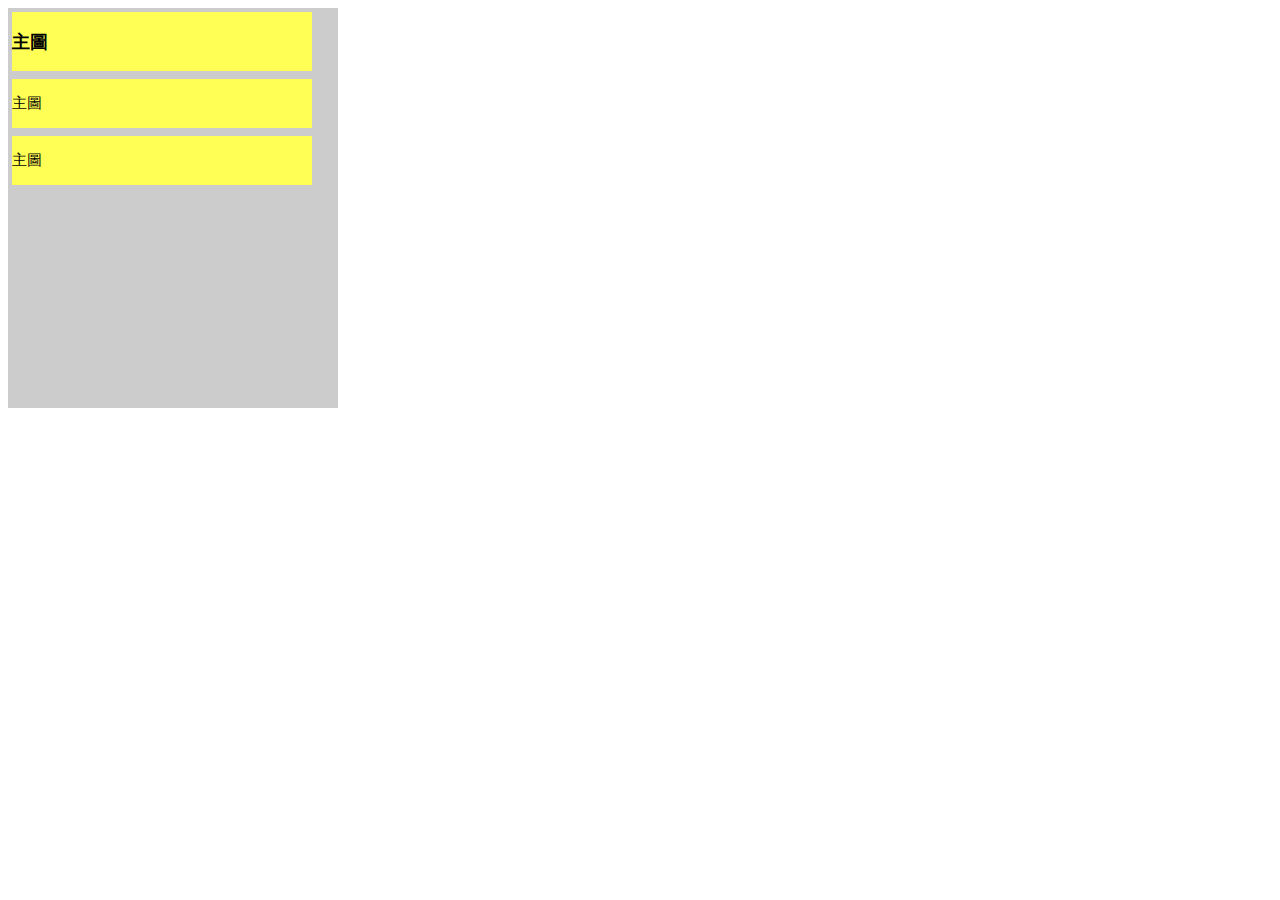
<file: 5xCopy2/train.html>
<!DOCTYPE html>
<html lang="en">
<head>
    <meta charset="UTF-8">
    <meta http-equiv="X-UA-Compatible" content="IE=edge">
    <meta name="viewport" content="width=device-width, initial-scale=1.0">
    <title>Document</title>
</head>

<style>
.box{
    width: 330px;
    height: 400px;
    background-color: #ccc;
    display: flex;
    flex-wrap: wrap;
    flex-direction: column;
    align-content: flex-start;
    }
.item{
    display: flex;
    flex-wrap:wrap;
    width: 300px;
    margin: 4px;
    background-color: #ff5;
    font-size: 15px;
    align-content: flex-start;  
}

.about:nth-child(1){
    align-self: flex-start;
}
.about:nth-child(2){
    flex-grow: 1;
}
.about:nth-child(3){
    align-self: flex-end;
}

</style>

<body>
    <div class="box">
    <div class="item">
        <h3>
            主圖
        </h3>
    </div>

    <div class="item">
        <p>
            主圖
        </p>
    </div>

    <div class="item">
        <p>
            主圖
        </p>
    </div>
</div>



</body>
</html>
</file>
<file: style.css>
.container{
    width: 100%;
    margin: auto; 
    position: relative;
}

.dish{  
    height: 1019px;
    width: 1000px;
    background: #fff;
    position: absolute;
    top:-140px;
    left:900px;
    z-index:3;
    border-radius: 999em;
}

.dish_inner{
    height: 600px;
    width: 600px;    
    position: absolute;    
    top:100px;
    left:1000px;    
    border-radius: 999em;
    box-shadow:0px 0px 10px 10px rgba(20%,20%,20%,0.2);
    z-index:4 !important;
} 

.dish_right{
    height: 1019px;
    width: calc(100vh);
    background: #fff;
    position: absolute;
    top:-140px;
    left:1400px;
    z-index:3; 
}

.pencil{
    height: 90px;
    width: 90px;    
    position: fixed;
    right: 100px;
    top: 60px;
    z-index:5;
    display: flex;
    justify-content: center;
    align-items: center;    
    border-radius: 999em;
    box-shadow:10px 5px 10px 5px rgba(20%,20%,20%,0.1);   
}

.pencil:hover{
    box-shadow:0px 5px 10px 5px rgba(20%,20%,20%,0.3);   
}

.nav_unfold{
    height: 45px;
    width: 100%;
    background-color: #72B866;
    display: flex;        
    justify-content: space-between;
    z-index: 2;
}

.nav_unfold span{ 
    padding: 1000px;  
    background-color: #fff;
    align-items: center;
    display: inline-block;    
}

nav{
    background-color: #72B866;
    height: 100px;
    position: sticky;
    top: 0;
    border-bottom:1px solid #f0f0f0;
    display: flex;
    z-index: 2;    
}
  
nav p{
    width: 1280px;
    font-size: 20px;
    color: #fff;
    margin: auto;    
    justify-content: center; 
    
}

nav span{    
    padding-right: 40px;
    padding-top: 0px;
}

nav img{
    float: left; 
    width:100px;
}
nav a{        
    color:#fff;
    text-decoration: none;
}

nav a:hover{        
    color:#fff;
    text-decoration: underline;
}
nav a:focus{        
    color:#fff;
    text-decoration: underline;
}

.programs{
        height: calc(100vh - 40px);
        background-color: #72B866;
        background-image: url('box_bg.fw.png');
        background-repeat: no-repeat;
        background-position: left top;
        padding-top: 40px;
    }

.group_programs{
        width: 1280px;        
        margin: auto;
        padding-top:20px;
        position: relative;
}

.programs p{
    width: 425px;
    font-size: 22px;
        color: #fff;
    margin-top: auto;
    margin-left: 20px;
}

.programs h3{
    font-size: 18px;
    color: #fff;
    margin-top: auto;
    margin-left: 20px;
    margin-bottom: 40px;
}

.programs h2{
    width: 300px;
    font-size: 90px;
    color: #fff;
    margin-top: auto;
    margin-left: 20px;
    margin-bottom: 20px;
}

.ypoint{  
    height: 50px;
    width: 50px;
    background: yellow;
    position: absolute;
    display: flex;
    justify-content: center;
    align-items: center;
    font-size: 24px;
    font-weight: bold;
    top:70px;
    left:0px;
    z-index:0;
    box-shadow:0px 0px 10px 10px rgba(20%,20%,20%,0.2);
    border-radius: 999em;
}

.btn{
    padding:20px 80px;
    background-color: #72B866;    
    color:#fff;
    font-weight:bold;
    font-size: 16px;
    display:inline-block;
    border-radius: 100px;
    margin-top: 50px;
    cursor: pointer;
    transition: .3s;
}

.btn:hover{
    background-color: #2c343b;
}

.box_aboutus{          
    height: 100%;
    background-color: #f9f9f9;
    }

.box_foodp{
        height: 100%;
        background-color: #72B866;
}

.box_steps{
        height: 100%;
        background-color: #f9f9f9;
}

.box_iconsfour{
        height: 100%;
        background-color: #72B866;
        position: relative;
}
.box_testimony{
        height: 100%;
        background-color: #fff;        
}

.box_copyright{
        height: 420px;
        display: flex;
        background-color: #f9f9f9;
}

.group_gray{
        width: 1280px;  
        margin: auto;
        padding-top:30px;         
    }

.group_gray .item{
        width: 100%;
        display: flex;
        /* border: 1px solid red; */
        margin: 0px;
    }
.group_gray .item .pic{
        width: 550px;
        padding: 10px;
        justify-content: flex-end;
    }
.group_gray .item .pic img{
        width: 450px;
    }

.group_gray .item .txt h2,
.group_steps h2,
.group_testimony .item h2{
    font-size: 20px;
    color: gray;
    line-height: 70px;
}

.group_gray .item .txt h1,
.group_steps h1,
.group_testimony .item h1{
    font-size: 40px;
    color: #000;
    line-height: 60px;
    padding-bottom: 10px;
}

.group_gray .item .txt{
    position: relative;
}
.group_gray .item .txt p{
    width: 400px;
    line-height: 22px;
    padding-bottom: 30px;
    color:gray;
}

.group_gray .item .txt .about_list{
    color:#000;
    padding-left: 2em;
    position:relative;
    line-height: 30px;
    font-weight:bold;
    font-size: 18px;
}

.group_gray .item .txt .about_list:before{
    content: '';
    position: absolute;
    width:25px;
    height: 3px;
    background-color: #72B866;
    left: 5px;
    right: 5px;
    top: 5px;
    border: 0%;
    margin-top: 5px;
}

.chef{
    font-size: 18px;
    font-weight: bolder;
    background-color: #fff;
    padding: 10px ;    
    width: 90px;
    height: 40px;    
    position: absolute;
    top: 200px;
    left: -220px;
    border:2px #9d9d9d solid;
}
.chef:after{
    content: '';
    position: absolute;
    top: 100%;
    left: 20px;
    width: 0;
    height: 0;
    border:2px #9d9d9d solid; 
    border-top: 20px solid #9d9d9d;
    border-left: 20px solid #9d9d9d;
    border-right: 20px solid transparent;
    border-bottom: 20px solid transparent;    
}

.group_foodp{
    padding-top:50px;
    display: flex;
    flex-direction: column;
    justify-content: center; 
    align-items: center;     
    width: 1280px;
    /* border: 1px solid red; */
    margin: auto;
    padding-bottom: 50px;
}

.group_foodp .txt, .group_steps .txt{
    line-height: 20px;
    display: flex;
}

.group_foodp h2{
    font-size: 20px;
    color: #b9dcb3;
    line-height: 70px;
}

.group_foodp h1{
    font-size: 40px;
    color: #fff;
    line-height: 60px;
    padding-bottom: 30px;
}
.group_foodp .square{
    width: 280px;
    height: 100%;
    background-color: #f0f0f0;
    line-height: 40px;
    margin: 30px;
    margin-top: 50px;
    border-radius: 10px 10px 80px 80px;
    padding: 40px;
    padding-bottom: 50px;
    position:relative;
}

.sub_black{
    font-size: 20px;
    font-weight: bolder;
    padding-bottom: 10px;
}

.price{
    padding-top: 20px;
    padding-bottom: 10px;
    font-size: 80px;    
}

.fp_intro{    
    color:gray;
    /* padding-bottom: 10px; */
    line-height: 24px;  
}

.fp_btn{
    padding:10px 80px;
    background-color: #72B866;    
    color:#fff;
    font-weight:bold;
    font-size: 16px;
    display:inline-block;
    border-radius: 100px;
    margin-top: 20px;
    margin-bottom: 20px;
    cursor: pointer;
    transition: .3s;
}

.fp_btn:hover{
    background-color: #2c343b;
}

.fp_img{
    height: 176px;
    width: 176px;    
    position: absolute;
    right: -10px;
    top: -40px;    
    display: flex;
    justify-content: center;
    align-items: center;    
    border-radius: 999em;
    box-shadow:0px 0px 10px 10px rgba(20%,20%,20%,0.2);
}

.square a{        
    color:#000;
    text-decoration: underline;
    transition: .3s;
}

.square a:hover{        
    color:#72B866;
    text-decoration: underline;
}

.group_steps{
    padding-top:50px;
    padding-left:0px;
    padding-bottom:80px;
    display: flex;
    flex-direction: column;
    justify-content: center; 
    align-items: center;     
    width: 1280px;
    /* border: 1px solid red; */
    margin: auto;

}

.group_steps .square1{
    width: 210px;
    height: 100%;
    background-color: #fff8c1;
    line-height: 25px;
    margin-left: 50px;
    margin-right: 150px;
    margin-top: 50px;
    bottom: 0;
    border-radius: 80px 10px 80px 10px;
    padding: 40px;  
    padding-top: 60px;
    transition: .3s;
    position: relative;
}

.group_steps .square1:after{    
    content: '';
    position: absolute;
    width:150px;
    height: 75px;
    background-image: url(steps_sq1.fw.png);    
    left: 290px;    
    top: 70px;        
}

.group_steps .square2{
    width: 210px;
    height: 100%;
    background-color: #ecfcf9;
    line-height: 25px;
    margin-right: 150px;
    margin-top: 50px;
    bottom: 0;
    border-radius: 80px 10px 80px 10px;
    padding: 40px;  
    padding-top: 60px;
    transition: .3s;
    position: relative;
}

.group_steps .square2:after{    
    content: '';
    position: absolute;
    width:150px;
    height: 75px;
    background-image: url(steps_sq2.fw.png);    
    left: 290px;    
    top: 70px;    
}

.group_steps .square3{
    width: 220px;
    height: 100%;
    background-color: #dff9db;
    line-height: 25px;
    margin-right: 50px;
    margin-top: 50px;
    bottom: 0;
    border-radius: 80px 10px 80px 10px;
    padding: 40px;  
    padding-top: 60px;
    transition: .3s;
    position: relative;
}

.group_steps .square1:hover{
    bottom: 20px;
    box-shadow: 0px 20px 0px transparent;
}

.group_steps .square2:hover{
    bottom: 20px;
    box-shadow: 0px 20px 0px transparent;
}

.group_steps .square3:hover{
    bottom: 20px;
    box-shadow: 0px 20px 0px transparent;
}

.steps_num{
    height: 60px;
    width: 60px;    
    position: absolute;
    background-color: #fff;
    color: grat;
    font-size: 20px;
    font-weight: bold;
    right: 270px;
    top: -20px;    
    display: flex;
    justify-content: center;
    align-items: center;    
    border-radius: 999em;    
    box-shadow:4px 4px 10px 4px rgba(20%,20%,20%,0.5);
}

.group_iconsfour{
    width: 1280px;
    /* border: 1px solid red; */
    display: flex;
    margin: auto;
    padding-top:60px;
    padding-bottom:60px;    
}

.group_iconsfour .item{
    width: 604px;
    display: flex;
    flex-wrap:wrap;
    /* border: 1px solid red; */
    margin: 10px;
    padding: ;
}

.jigsaw{
    width: 300px;
    /* border: 1px solid red; */
    display: flex;
    flex-direction: column;
    padding-top:15px;
    padding-bottom:15px;
    color: #b9dcb3;
    line-height: 24px;
}

.sub_white{
    color: white;
    font-size: 20px;
    font-weight: bolder;
    padding-bottom: 10px;
}

.iconsfour_img1{    
    position: absolute;
    right: 28%;
    top: 20px;
}

.iconsfour_img2{    
    position: absolute;
    right: 11%;
    top: 20px;
}

.iconsfour_img3{    
    position: absolute;
    right: 17%;
    top: 250px;
}

.iconsfour_img4{    
    position: absolute;
    right: 7%;
    top: 310px;
}

.group_testimony{
    width: 1280px;
    /* border: 1px solid red; */
    justify-content: flex-end;
    display: flex;
    margin: auto;
    padding-top:60px;
    padding-bottom:60px;
    position: relative;
}

.group_testimony .item{
    width: 640px;
    display: flex;
    flex-direction: column; 
    /* border: 1px solid red; */
    margin: 10px;
    padding: ;    
}

.group_testimony .item p{
    line-height: 28px;
    padding-bottom: 20px;
    padding-left: 2em;
    position:relative;
}

.box_testimony .sub_black{
    font-size: 20px;
    font-weight: bolder;
    padding-top: 20px;
    padding-bottom: 20px;
    padding-left: 2em;
    position:relative;
}

.box_testimony .sub_black:before{
    content: '';
    position: absolute;
    left: 5px;
    right: 5px;
    top: 5px;
    border: 0%;
    margin-top: 5px;
}

.tt_btn{
    width: 175px;
    padding:20px;
    padding-left: 30px;
    background-color: #72B866;    
    color:#fff;
    font-weight:bold;
    font-size: 16px;
    display:inline-block;
    border-radius: 100px;
    margin-top: 20px;
    margin-bottom: 20px;
    cursor: pointer;
    transition: .3s;
}   

.tt_btn:hover{
    background-color: #2c343b;
}

.tt-Quote{    
    position: absolute;
    right: 630px;
    top: 210px;
}

.tt-img1{    
    position: absolute;
    right: 750px;
    top: 10px;
}

.tt-img2{    
    position: absolute;
    right: 950px;
    top: 120px;
}

.tt-img3{    
    position: absolute;
    right: 690px;
    top: 330px;
}

.tt-ball1{  
    height: 30px;
    width: 30px;
    color: #fff;
    background: #72B866;;
    position: absolute;
    display: flex;
    justify-content: center;
    align-items: center;
    font-size: 24px;
    font-weight: bold;
    top:60px;
    left:280px;        
    border-radius: 999em;
    animation: ball1 3s ease-in-out infinite;
    animation-direction: alternate;
}

@keyframes ball1 {
    0%{transform: scale(1);}
    100%{transform: scale(1.3);top: 90px;}
}

.tt-ball2{  
    height: 70px;
    width: 70px;
    color: #fff;
    background: #72B866;;
    position: absolute;
    display: flex;
    justify-content: center;
    align-items: center;
    font-size: 24px;
    font-weight: bold;
    top:230px;
    left:420px;        
    border-radius: 999em;
    animation: ball2 3s infinite;
    animation-direction: alternate;
}

@keyframes ball2 {
    0%{transform: scale(1);}
    100%{transform: scale(1.2);left: 380px;}
}


.group_copyright{
    width: 1280px;
    /* border: 1px solid red; */
    display: flex;
    flex-wrap:wrap; 
    margin: auto;    
    padding-bottom:60px;
    position: relative;
}

.group_copyright .item{
    width: 400px;
    display: flex;
    flex-direction: column;
    align-items: flex-start;  
    /* border: 1px solid red; */
    margin: 10px;
    padding: ;
}

.copy-item{
    width: 250px;    
    display: flex;
    flex-direction: column;
    align-items: flex-start;  
    /* border: 1px solid red; */
    margin: 10px;    
}

.group_copyright a{        
    color:#4f4f4f;
    text-decoration: none;
    transition: .3s;
}

.group_copyright a:hover{        
    color:#72B866;
    text-decoration: none;
}

.group_copyright .copy{
    color:gray;
    font-size: 14px;
    padding-top: 40px;
}

.group_copyright p{
    color:#4f4f4f;
    font-size: 17px;
    padding-top: 10px;
}

.group_copyright #Ph{
    padding-left: 2.5em;
    position:relative;    
    font-size: 17px;
    padding-top: 10px;
}

.group_copyright #Ph:before{
    color:gray;
    font-size: 17px;
    padding-top: 0px;
    content: 'Ph.';
    position: absolute;
    left: 0px;
    right: 5px;
    top: 5px;
    border: 0%;
    margin-top: 5px;
}

.group_copyright #Mail{
    padding-left: 2.5em;
    position:relative;    
    font-size: 17px;
    padding-top: 10px;
}

.group_copyright #Mail:before{
    color: gray;
    font-size: 17px;
    padding-top: 0px;
    content: 'Mail.';
    position: absolute;
    left: 0px;
    right: 5px;
    top: 5px;
    border: 0%;
    margin-top: 5px;
}

.group_copyright h4{
    padding-bottom: 20px;
}

.copy-link1{  
    height: 40px;
    width: 40px;
    background: #fff;
    border: 1px solid #bebebe;    
    position: absolute;
    display: flex;
    justify-content: center;
    align-items: center;
    font-size: 24px;
    font-weight: bold;
    bottom:10px;
    left:430px;        
    border-radius: 999em;
    transition: .3s;
}

.copy-link2{  
    height: 40px;
    width: 40px;
    background: #fff;
    border: 1px solid #bebebe;      
    position: absolute;
    display: flex;
    justify-content: center;
    align-items: center;
    font-size: 24px;
    font-weight: bold;
    bottom:10px;
    left:500px;        
    border-radius: 999em;
    transition: .3s;
}

.copy-link3{  
    height: 40px;
    width: 40px;
    background: #fff;
    border: 1px solid #bebebe;    
    position: absolute;
    display: flex;
    justify-content: center;
    align-items: center;
    font-size: 24px;
    font-weight: bold;
    bottom:10px;
    left:570px;        
    border-radius: 999em;
    transition: .3s;
}

.copy-link1:hover{  
    box-shadow:0px 0px 10px 10px rgba(20%,20%,20%,0.2);
}

.copy-link2:hover{  
    box-shadow:0px 0px 10px 10px rgba(20%,20%,20%,0.2);    
}

.copy-link3:hover{  
    box-shadow:0px 0px 10px 10px rgba(20%,20%,20%,0.2);    
}

.go2top{  
    height: 60px;
    width: 60px;
    color: #fff;
    background: #72B866;
    position: fixed;
    display: flex;
    justify-content: center;
    align-items: center;
    font-size: 24px;
    font-weight: bold;
    bottom:50px;
    right:100px;        
    border-radius: 999em;
    transition: .3s;
}

.go2top a{  
    color: #fff;
    text-decoration: none;
}

.go2top:hover{  
    background: #000;    
}
</file>
<file: 5xCopy2/index.css>
*{
    margin:0px;
    padding: 0px;
       
}

a:link {
    color:#000;
    text-decoration:none;
}

a:visited{
    color:#000;
}

a:hover {
    color:#fe1b42;
    text-decoration:underline;
}

.container{
	--grid-gap: 10px;
	max-width: 1200px;
	margin: auto;
    justify-content: center;
	/* padding-left: auto;
	padding-right: auto; */
}
.row{
	display: flex;
	flex-wrap: wrap;
	margin-left: clac(var(--grid-gap) * -1);
	margin-right: clac(var(--grid-gap) * -1);
    position: relative; 
}
[class*="col-"],
[class*="cols"] > *{
	box-sizing: border-box;
	padding-left: var(--grid-gap);
	padding-right: var(--grid-gap);
	margin-bottom: 20px;
}
 .col-1{ width: 8.333333%;}
 .col-2{ width: 16.666666%;}
 .col-3{ width: 25%;}
 .col-4{ width: 33.333333%;}
 .col-5{ width: 41.666666%;}
 .col-6{ width: 50%;}
 .col-7{ width: 58.333333%;}
 .col-8{ width: 66.666666%;}
 .col-9{ width: 75%;}
.col-10{ width: 83.333333%;}
.col-11{ width: 91.666666%;}
.col-12{ width: 100%;}

@media screen and (min-width: 768px) {
	 .col-md-1{ width: 8.333333%;}
	 .col-md-2{ width: 16.666666%;}
	 .col-md-3{ width: 25%;}
	 .col-md-4{ width: 33.333333%;}
	 .col-md-5{ width: 41.666666%;}
	 .col-md-6{ width: 50%;}
	 .col-md-7{ width: 58.333333%;}
	 .col-md-8{ width: 66.666666%;}
	 .col-md-9{ width: 75%;}
	.col-md-10{ width: 83.333333%;}
	.col-md-11{ width: 91.666666%;}
	.col-md-12{ width: 100%;}	
}
@media screen and (min-width: 1024px) {
	 .col-lg-1{ width: 8.333333%;}
	 .col-lg-2{ width: 16.666666%;}
	 .col-lg-3{ width: 25%;}
	 .col-lg-4{ width: 33.333333%;}
	 .col-lg-5{ width: 41.666666%;}
	 .col-lg-6{ width: 50%;}
	 .col-lg-7{ width: 58.333333%;}
	 .col-lg-8{ width: 66.666666%;}
	 .col-lg-9{ width: 75%;}
	.col-lg-10{ width: 83.333333%;}
	.col-lg-11{ width: 91.666666%;}
	.col-lg-12{ width: 100%;}	
}
@media screen and (min-width: 1200px) {
	 .col-xl-1{ width: 8.333333%;}
	 .col-xl-2{ width: 16.666666%;}
	 .col-xl-3{ width: 25%;}
	 .col-xl-4{ width: 33.333333%;}
	 .col-xl-5{ width: 41.666666%;}
	 .col-xl-6{ width: 50%;}
	 .col-xl-7{ width: 58.333333%;}
	 .col-xl-8{ width: 66.666666%;}
	 .col-xl-9{ width: 75%;}
	.col-xl-10{ width: 83.333333%;}
	.col-xl-11{ width: 91.666666%;}
	.col-xl-12{ width: 100%;}	
}
/*--------------------------------------------------*/
.row-cols-1 > *{ width: 100%; }
.row-cols-2 > *{ width: 50%; }
.row-cols-3 > *{ width: 33.333333%; }
.row-cols-4 > *{ width: 25%; }
.row-cols-5 > *{ width: 20%; }
.row-cols-6 > *{ width: 16.666666%; }

@media screen and (min-width: 768px) {
	.row-cols-md-1 > *{ width: 100%; }
	.row-cols-md-2 > *{ width: 50%; }
	.row-cols-md-3 > *{ width: 33.333333%; }
	.row-cols-md-4 > *{ width: 25%; }
	.row-cols-md-5 > *{ width: 20%; }
	.row-cols-md-6 > *{ width: 16.666666%; }
}
@media screen and (min-width: 1024px) {
	.row-cols-lg-1 > *{ width: 100%; }
	.row-cols-lg-2 > *{ width: 50%; }
	.row-cols-lg-3 > *{ width: 33.333333%; }
	.row-cols-lg-4 > *{ width: 25%; }
	.row-cols-lg-5 > *{ width: 20%; }
	.row-cols-lg-6 > *{ width: 16.666666%; }
}
@media screen and (min-width: 1200px) {
	.row-cols-xl-1 > *{ width: 100%; }
	.row-cols-xl-2 > *{ width: 50%; }
	.row-cols-xl-3 > *{ width: 33.333333%; }
	.row-cols-xl-4 > *{ width: 25%; }
	.row-cols-xl-5 > *{ width: 20%; }
	.row-cols-xl-6 > *{ width: 16.666666%; }
}

nav{
    background-color: #fff;
    display: flex;
    align-items: center;
    justify-content: space-between;
    height: 60px;
    position: sticky;
    top: 0;
    margin-bottom: 0px;
    padding-left:20px;
    padding-right:20px;
    box-shadow:0px 0px 10px 10px rgba(20%,20%,20%,0.2);
    z-index: 1;
}

nav .a:link {
    color:#000;
    text-decoration:none; //無效
}
nav a:visited{
    color:#000;
}
nav a:hover {
    color:#fe1b42;
    text-decoration:underline;
}

.titie-bold,
#titie-bold{
    font-weight: bold;
    font-size: 16px;
}

.banner{
    width:100%;
    height:525px;        
    align-items: center;
    background-image:url('imgs/banner-home-aca80ad097b4d77ffa3b82879b5d14a8.jpg');
    background-position: left top;
    background-size: cover;
    display: block;
    flex-direction: row;			              
    background-color: #29303d;
    padding-top:20px;
    position:relative;

}
.banner .inner{    
    color: #fff;
    width:1024px;
    height:480px;
    margin:auto;
    display: block;
    flex-direction: row;
    align-items: center;
    padding-top: 80px;
    word-wrap:break-word; 
}

.banner h2{
    font-size: 60px;
}

.banner p{
    font-size: 18px;
    line-height:40px;
}

.btn{
    padding: 14px 38px;
    background-color: #fe1b42;
    color:#fff;
    display:inline-block;
    margin:10px;
    border-radius:6px;
}

.btn:hover{
    background-color: #f00;
}

.banner .triangle-left{
    width: 0;
    height: 0;
    bottom:0px;
    border-style: solid;
    border-width: 180px 0 0 40vw;
    border-color: transparent transparent transparent #fff;
    position: absolute;
}

.banner .triangle-right{
    width: 0;
    height: 0;
    bottom:0px;
    right:0px;
    border-style: solid;
    border-width: 0 0 180px 60vw;
    border-color: transparent transparent #fff transparent;
    position: absolute;
}

.skill-three{
    width:100%;
    height:100%;
    background-color: #fff;
    display:flex;
    flex-wrap:wrap;  
    padding-bottom: 60px;
    position: relative;  
}

.skill-three .content{    
    margin: auto;
    padding-top: 60px;
}

.skill-three .content .container .row .col-12 h3{
    font-size: 30px;
    color: #29303d;
    line-height:50px;
    display: flex;    
    justify-content: center; 
}

.skill-three hr{
   width:50px;
   height:2px;
   background-color: #fe1b42;
   position: absolute;
   top: 108px;
   left: 49%;   
}

.skill-three .content .container .row .col-12 h4{
    justify-content: center;
    align-items: center;
    font-size: 16px;
    color: #29303d;
    line-height:50px;
}

.skill-three .content .container .row .col-12 p{
    display: flex;   
    justify-content: center;    
    font-size: 18px;
    color: #29303d;
    line-height:50px;
}

.item{
    width: 100%;    
    text-align: center;    
}

.item img{
    width: 200px;
    display:block; 
    margin:auto;    
}

.lecture .triangle-left{
    width: 0;
    height: 0;
    top:0px;
    border-style: solid;
    border-width: 160px 30vw 0 0;
    border-color: #fff transparent transparent transparent;
    position: absolute;
}

.lecture .triangle-right{
    width: 0;
    height: 0;
    top:0px;
    right:0px;
    border-style: solid;
    border-width: 0 70vw 160px 0;
    border-color: transparent #fff transparent transparent;
    position: absolute;
}


.lecture{
    width:100%;
    height:100%;
    background-color: #eee;
    display:flex;
    flex-wrap:wrap;
    position:relative;
    padding-top:200px;
    padding-bottom:50px;
}

.lecture .a:link {
    color:#fe1b42;
    text-decoration:none; //無效
}
.lecture a:visited{
    color:#fe1b42;
}
.lecture a:hover {
    color:#fe1b42;
    text-decoration:underline;
}

.lecture .pic{
    clip-path: circle(40%);    
}

.lecture .col-12{
    width:900px;
    padding-top: 0px;    
    margin: auto;
    padding-bottom: 50px;
    font-size: 30px;
    color: #29303d;
    line-height:70px; 
}

.lecture .col-12 p{
    font-size: 18px;
    line-height:25px; 
}

.lecture .col{
    width: 570px;
    background-color: #fff; 
    padding: 30px;
    margin:15px;
    border-radius:6px;    
}

.lecture hr{
    width:50px;
    height:2px;
    background-color: #fe1b42;
    position: absolute;
    top: 258px;
    left: 29%;   
 }

.lecture .info{
    justify-content: flex-start;
    text-align: left;    
}

.lecture .main-text,
.item-footer{
    text-align: left;     
}

.lecture .item .pic img{
    width: 100%;
}

.lecture .item .social-list li{
    list-style: none;
    display: inline-block;
}

.lecture .item .social-list img{
    width: 40px;
}

.lecture .item .info h3 span{
    display: block;
}

.lecture #hr-short{
    padding-bottom: 2px;
    margin-bottom: 10px;
    width:30px;
    display: flex;
    background: #fe1b42;
    flex-grow: 1;
    align-self: center; 
 }

.lecture .hr-long{
    padding-bottom: 2px;
    margin-bottom: 20px;
    display: flex;
    background: #bbb;
    flex-grow: 1;
    align-self: center; 
 }

 .lecture p{
    font-size: 15px;
    /* line-height:40px; */
}
.lecture h4{
   padding-top: 20px;
   padding-bottom: 10px;
   display: flex;
}

.lecture h4::after{
    content: '';
    width: 20px;
    height: 2px;
    background: #bbb;
    flex-grow: 1;
    align-self: center; 
}

.lecture .btn{
    padding: 5px 10px;
    background-color: #fff;
    color:#fe1b42;
    display:inline-block;
    margin:5px;
    font-size: 14px;
    border: 1px solid #fe1b42;
    border-radius:6px;
}

.lecture .btn:hover{
    color: #fff;
    background-color: #f00;
}

.reports{
    width:100%;
    height:100%;
    background-color: #eee;
    background-image: ;
    display:flex;
    flex-wrap:wrap;
    padding-top:50px;
    padding-bottom: 50px;
    position: relative;
}

.reports h3{
    font-size: 30px;
    color: #29303d;
    line-height:50px;
    display: flex;    
    justify-content: center; 
}

.reports hr{
    width:50px;
    height:2px;
    background-color: #fe1b42;
    position: absolute;
    top: 50px;
    left: 48%;   
 }
 
.reports .item{
    width: 600px;    
    text-align: left;
    padding: 20px;
    flex-grow: 1;
}

.reports #article{
    font-size: 20px;
    font-weight: bold;
}

.reports .col-12{
    display: flex;    
    justify-content: center;     
}


.short-term .triangle-left{
    width: 0;
    height: 0;
    top:0px;
    border-style: solid;
    border-width: 200px 30vw 0 0;
    border-color: #eee transparent transparent transparent;
    position: absolute;
}

.short-term .triangle-right{
    width: 0;
    height: 0;
    top:0px;
    right: 0px;
    border-style: solid;    
    border-width: 0 70vw 200px 0;
    border-color: transparent #eee transparent transparent;
    position: absolute;
}

.short-term{
    width:100%;
    height:100%;
    background-color: #29303d;
    background-image: ;
    display:flex;
    flex-wrap:wrap;
    position: relative;
    padding-top:200px;
    padding-bottom:50px;       
}

.short-term .col-12{    
    display: flex;
    flex-wrap: wrap;
    /* border: 1px solid yellow; */
    justify-content: center;
}

.short-term .col-12 .col-md-6{
    width: 560px;
    margin:10px;
    position: relative; 
    height: 350px; 
}

.short-term .content-first{
    display: flex;
    flex-wrap: wrap;    
}

.short-term .content-first h3{
    /* display:inline;
    vertical-align: left; */
    font-size: 30px;
    color: #fff;
    line-height:70px;
    top:0px;
    left:0px;
    position: absolute;
}

.short-term h3{   
    font-size: 30px;
    color: #fff;
    line-height:70px;
    top:365px;
    left:30px;
    position: absolute;
}

.short-term p{
    color: gray;
    font-size: 18px;
    top:80px;
    left:0px;
    position: absolute;
}

.short-term hr{
    width:50px;
    height:2px;
    background-color: #fe1b42;
    position: absolute;
    top: 60px;
    left: 0%;   
 }

.short-term .course-tri-top{
    width: 0;
    height: 0;
    top:0px;    
    border-style: solid;    
    border-width: 0 200px 70px 360px;
    border-color: transparent transparent #fe1b42 transparent;
    position: absolute;
}

.short-term .course{
    width:560px;
    height: 200px;
    color:#fff;
    background-color: #fe1b42;
    top:70px;    
    position: absolute;
}

.short-term .course h4{
    font-size: 22px;
    padding: 20px;
}

.short-term .course p{
    font-size: 16px;
    color:#fff;
    padding: 20px;
}

.short-term .course-tri-bottom{
    width: 0;
    height: 0;
    top:270px;
    border-style: solid;    
    border-width: 80px 400px 0 160px;
    border-color: #fe1b42 transparent transparent transparent;
    position: absolute;
}

.short-term .item{
    /* width: 300px; */
    height: 300px;
    background-color: #eee;
    margin: 5px;
    position: relative;
    bottom: 0;
    border-radius: 10px;    
    box-shadow: 0px 0px 0px #f00;
    transition: .3s;

}

.short-term .item img{
    width: 100%;
}

.short-term .item p{
    width: 100%;
    display: flex;
    flex-direction: column;
    font-size: 14px;
    text-align: left;
    align-self: flex-end;
    padding:20px;
}

.short-term .item:hover{
    bottom: 20px;
    box-shadow: 0px 20px 0px #fe1b42;
}


.path .path-tri-top{
    width: 0;
    height: 0;
    top:0px;    
    border-style: solid;
    border-width: 200px 30vw 0 70vw;
    border-color: #29303d transparent transparent transparent;
    position: absolute;
}

.path{
    width:100%;
    height:680px;
    background-color: #eee;
    display:flex;
    flex-wrap:wrap;
    padding-top:150px;
    padding-bottom:50px;
    position: relative;
}

.path .col{
    width: 50%;
}

.path hr{
    width:50px;
    height:2px;
    background-color: #fe1b42;
    position: absolute;
    top: 310px;
    left: 25%;   
 }

.path .info{
    justify-content: flex-start;
    text-align: left;    
}

.path h3{
    font-size: 30px;
    color: #29303d;
    line-height:50px;     
}

.path p{
    font-size: 18px;
    color: #29303d;
    line-height:50px;
}

.path .main-text,
.item-footer{
    text-align: left;     
}

.path .item{
    width: 100%;
    height: 300px;
    background-color: yellow;
    margin: 5px;
    position: relative;
    bottom: 0;
    border-radius: 10px;    
    box-shadow: 0px 0px 0px #eee;
    transition: .3s;

}

.path .item img{
    width: 100%;
}

.path .item h4{
    width: 100%;
    line-height: 50px;
    font-size: 22px;
    text-align: left;    
    /* padding:20px; */
}

.path .item p{
    width: 100%;
    line-height: 30px;
    font-size: 16px;
    text-align: left;    
    /* padding:20px; */
}

.path .item:hover{
    bottom: 20px;
    box-shadow: 0px 20px 0px #fe1b42;
}

.comments-tri-bottom{
    width: 0;
    height: 0;
    top:0px;    
    border-style: solid;
    border-width: 200px 70vw 0 30vw;
    border-color: #eee transparent transparent transparent;
    position: absolute;
}

.comments{
    width:100%;
    height:100%;
    background-color: #fff;
    display:flex;
    flex-wrap:wrap;
    position: relative;
    padding-top:300px;
    /
}

.comments h3{
    font-size: 30px;
    color: #29303d;
    line-height:50px;
    display: flex;    
    justify-content: center; 
}

.marquee{
    display: flex;    
}

.person{
    width: 300px;
    background-color: #fff;
    box-shadow:0px 0px 10px 5px rgba(20%,20%,20%,0.1);
    margin:20px;
    padding: 20px;    
}

.person p{
    font-size: 14px;
}

.articles{
    width:100%;
    height:480px;
    background-color: #fff;
    display:flex;
    flex-wrap:wrap;
    /* padding-top:50px;
    padding-bottom:50px; */
}

.articles h3{
    font-size: 30px;
    color: #29303d;
    line-height:50px;
    display: flex;    
    justify-content: center; 
}

.bottom{
    width:100%;
    height:480px;
    background-color: #29303d;
    background-image: ;
    display:flex;
    flex-wrap:wrap;
}

.bottom-triangle{
    width: 0;
    height: 0;
    top:-100px;    
    border-style: solid;    
    border-width: 0 70vw 100px 30vw;
    border-color: transparent transparent #29303d transparent;
    position: absolute;
}

.bottom{
    width:100%;
    height:480px;
    background-color: #29303d;
    background-image: ;
    display:flex;
    flex-wrap:wrap;
    position: relative;
}

.copyright{
    width:100%;
    height:100px;
    background-color: #222;
    background-image: ;
    display:flex;
    flex-wrap:wrap;
}
</file>
<file: 0718media.css>
.container{
    max-width: 1200px;
    margin: auto;          
}

.content{
    /* border: 2px solid brown; */
    margin: 20px;
    background-color: #fffcec;  
    color:#613030
}

.photo{
    width:100%;
    padding: 10px;
    box-sizing: border-box;
}

.caption{
    color:brown;
    font-size: 17px;
    padding-left: 20px;
    padding-bottom: 20px;
    box-sizing: border-box;
}

h3{
    color: #613030;
    font-size: 38px;
}

p:first-letter{
    font-size : 200%;}

a {
    color:#f00;
    text-decoration: none;
}

a:hover {
    color:#000;
    text-decoration: underline;
}

@media screen and (min-width: 1200px){
    .content {
        display:flex;
    }
    .photo{
        width:50%;        
    }
    .caption{
        width:50%;        
    }

    .content:nth-child(even) .photo{
        order: 1;
    }
}
</file>
